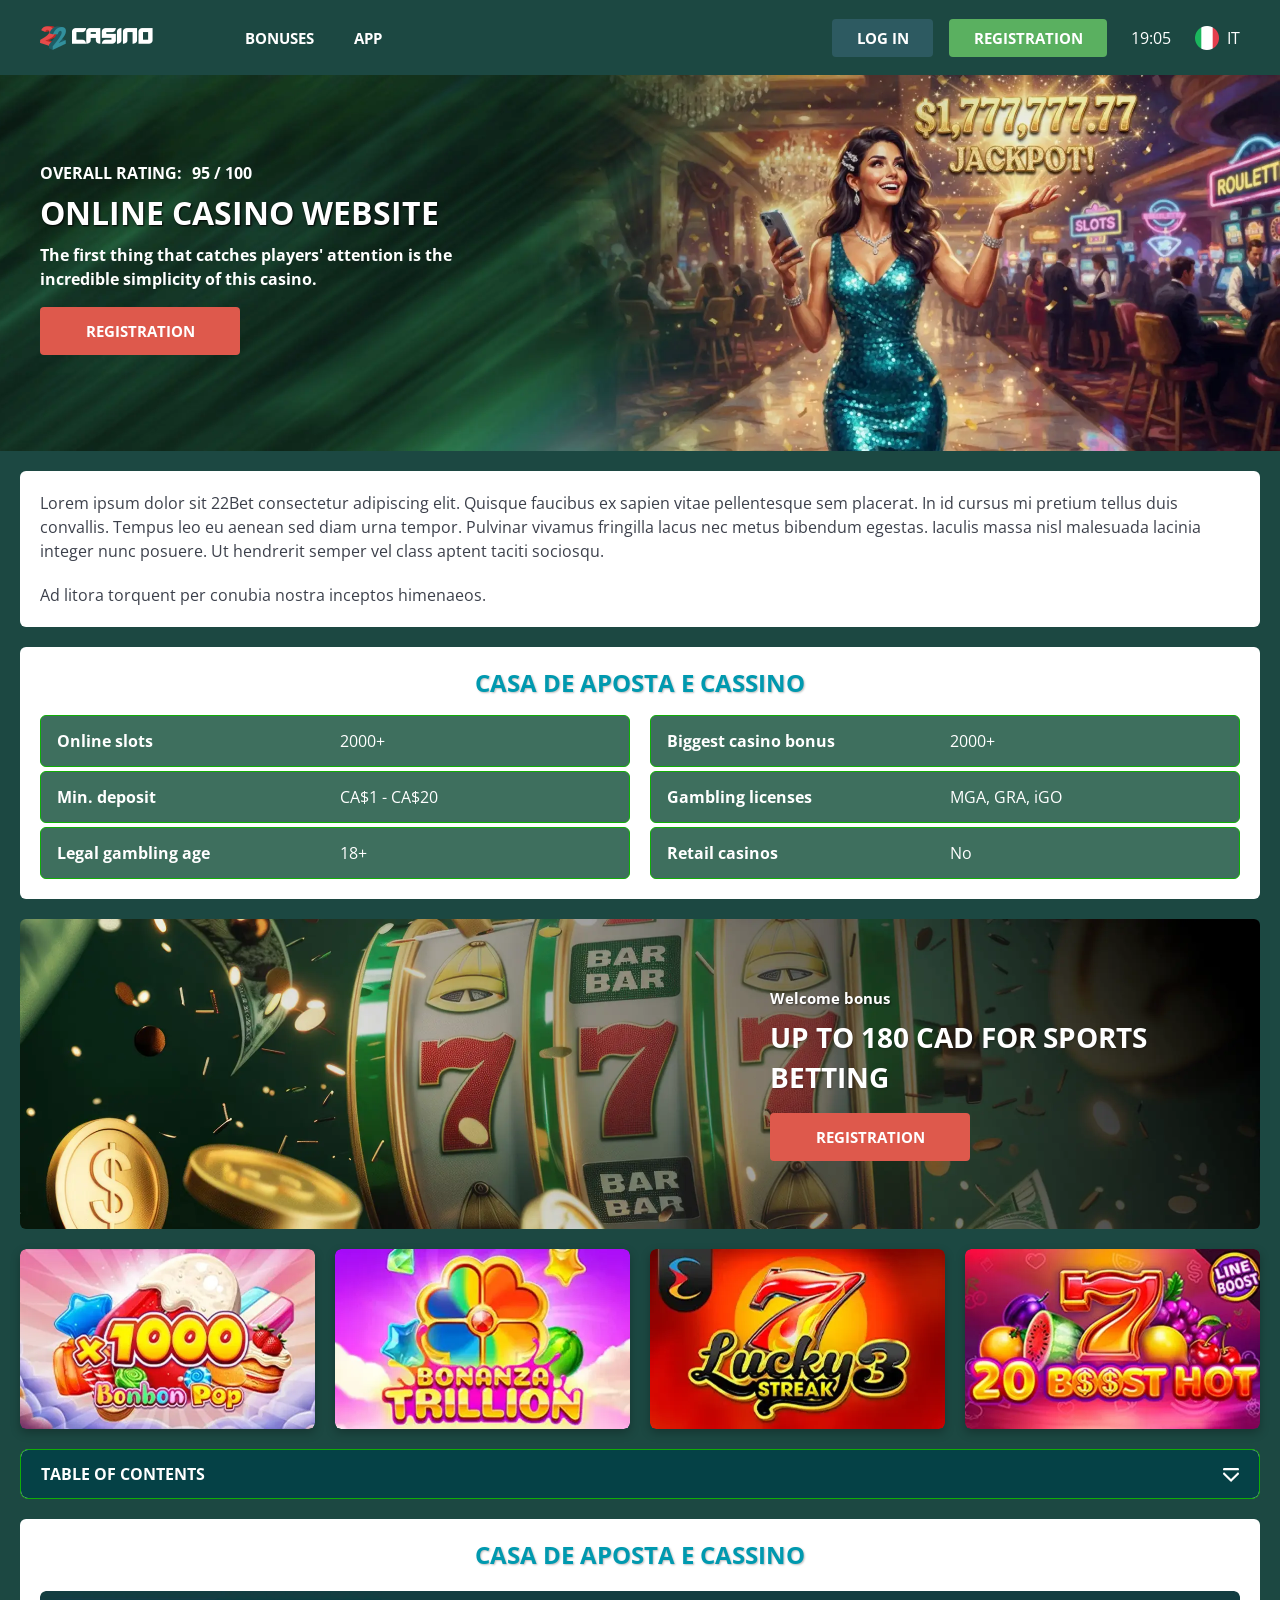
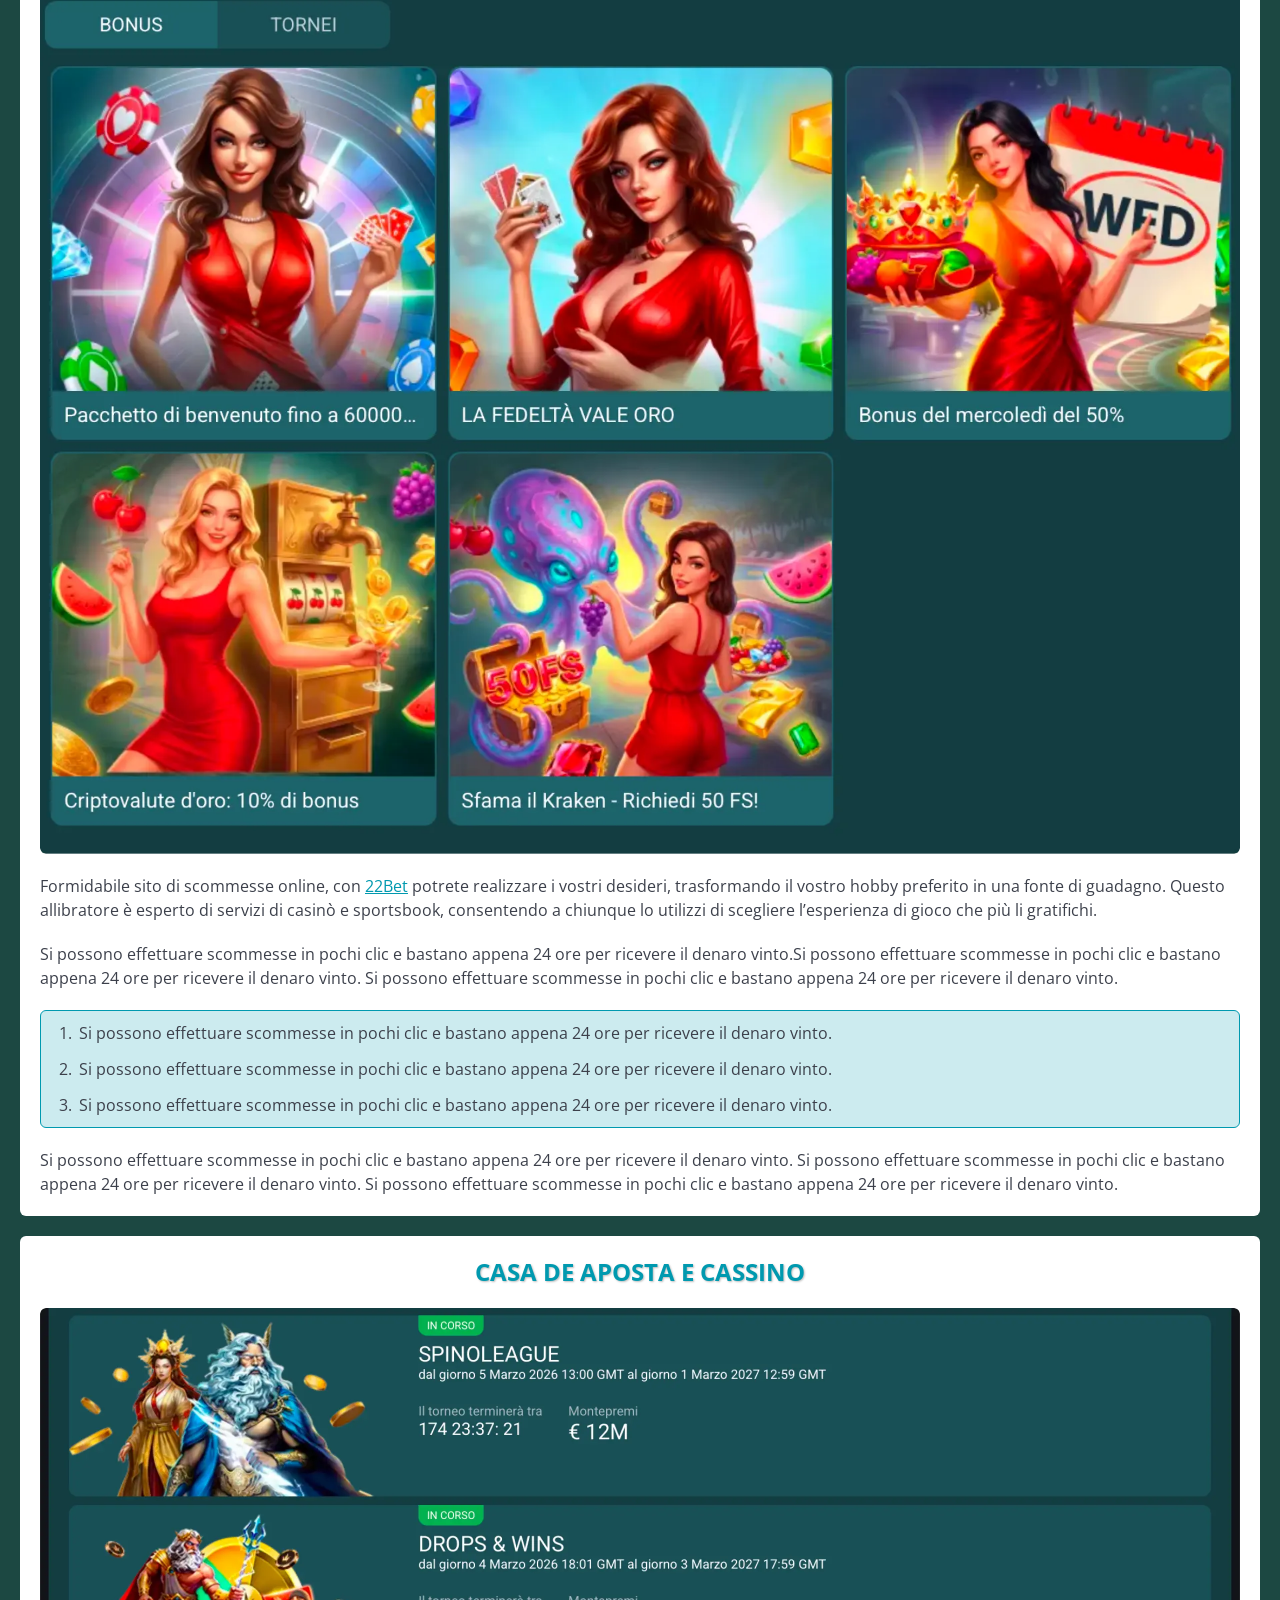
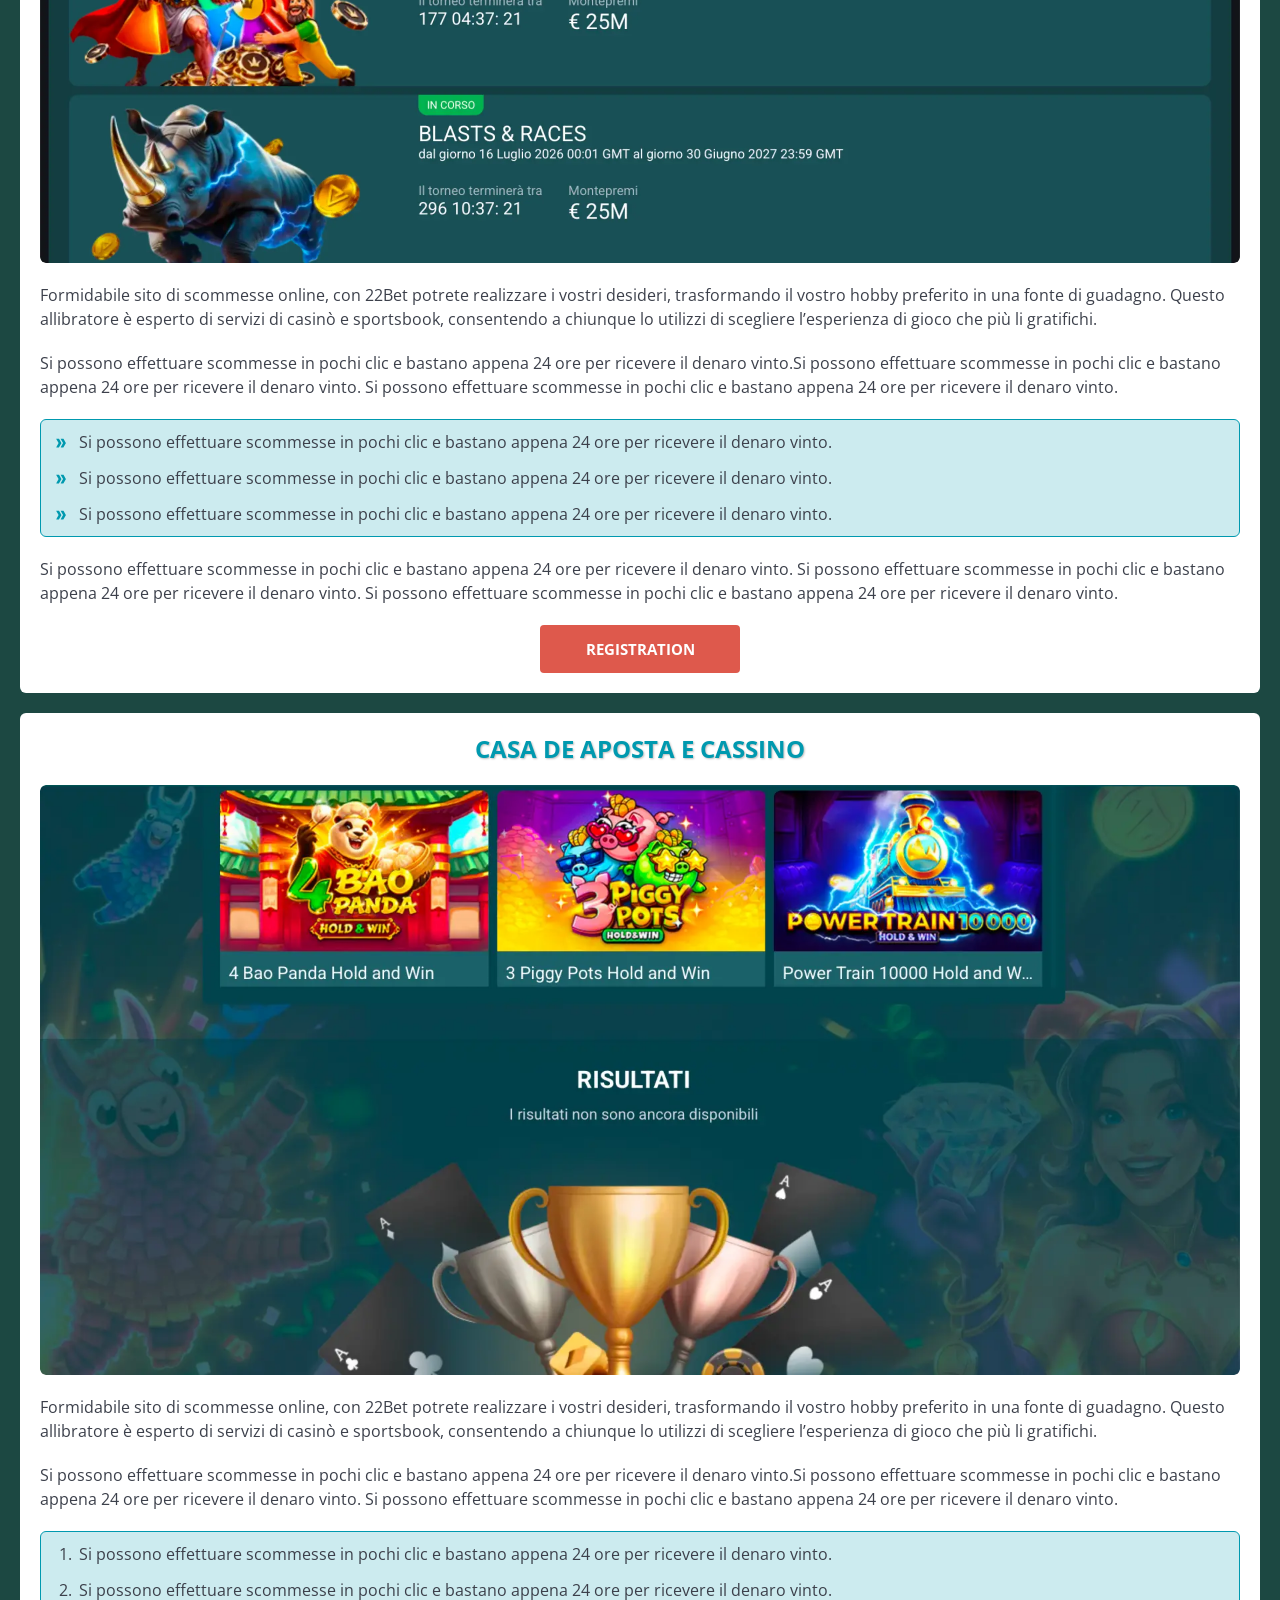
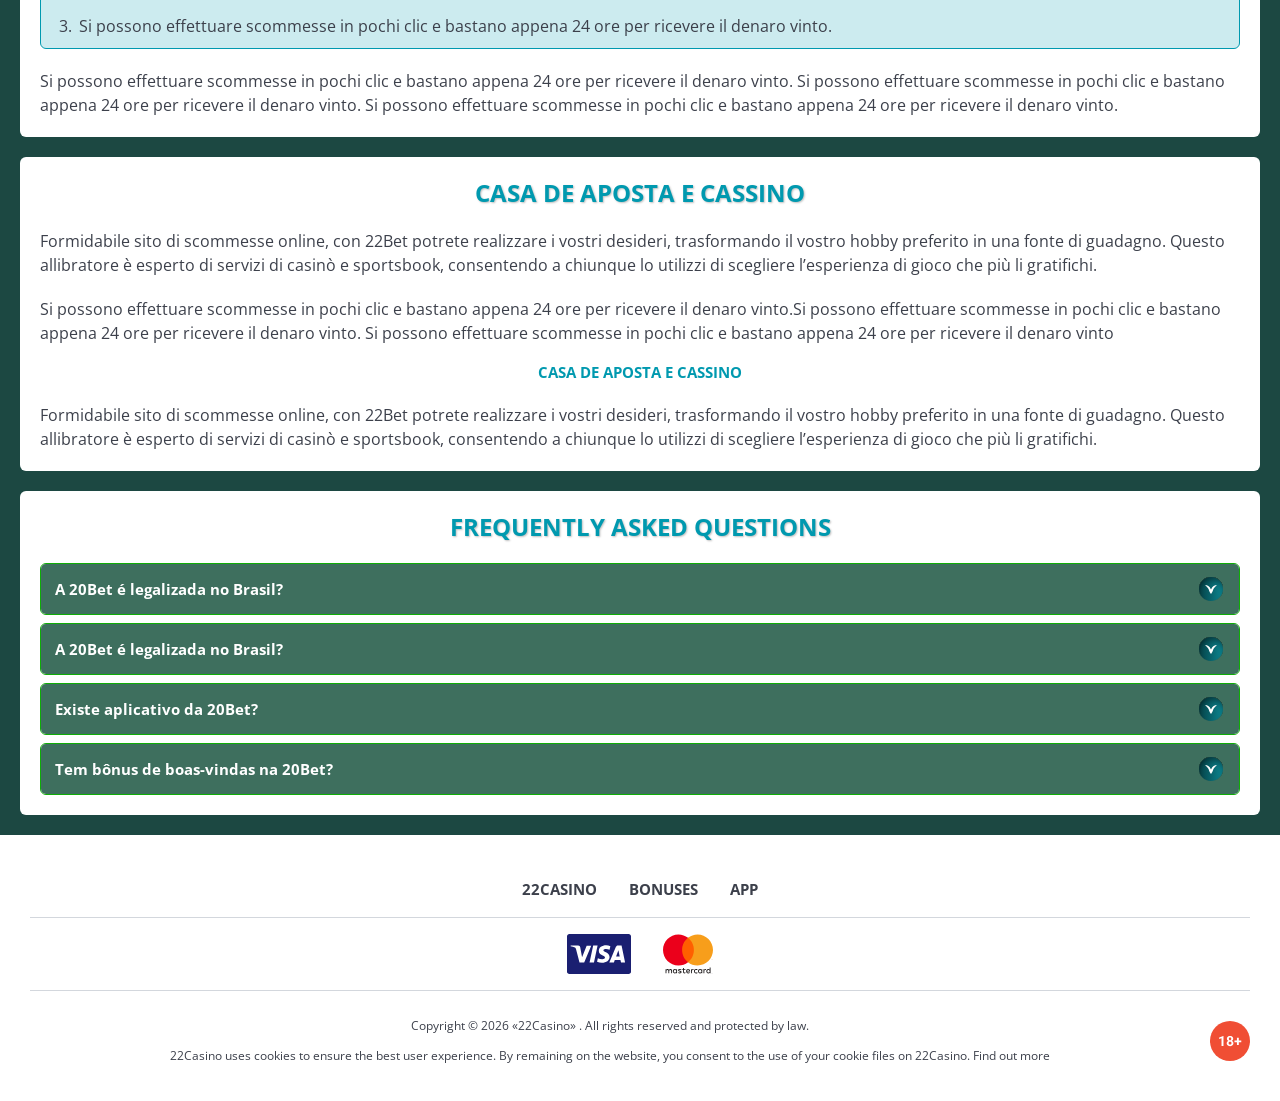
<file: index.html>
<!DOCTYPE html>
<html lang="it">
  <head>
    <meta charset="UTF-8" />
   
    <meta name="viewport" content="width=device-width, initial-scale=1.0" />
    <title>22Bet </title>
    <meta name="description" content />
    <meta property="og:site_name" content />
    <meta property="og:title" content />
    <meta property="og:type" content="website" />
    <meta property="og:url" content />
    <meta property="og:image" content />
    <meta property="og:image:alt" content />
    <meta property="og:locale" content="it" />
    <meta property="og:description" content />
    <link rel="preconnect" href="https://fonts.googleapis.com" />
    <link rel="preconnect" href="https://fonts.gstatic.com" crossorigin="anonymous" />
   <link href="https://fonts.googleapis.com/css2?family=Open+Sans:ital,wght@0,300..800;1,300..800&display=swap" rel="stylesheet">
<link href="https://fonts.googleapis.com/css?family=Roboto+Condensed&display=swap" rel="stylesheet">

   <link rel="stylesheet" href="./css/reset.css" />
    <link rel="stylesheet" href="./css/main.css" />
    <link rel="stylesheet" href="./css/media.css"/>
    <link rel="icon" href="./images/Group.png" type="image/x-icon"/>
    <script
    src="https://code.jquery.com/jquery-3.6.1.min.js"
    integrity="sha256-o88AwQnZB+VDvE9tvIXrMQaPlFFSUTR+nldQm1LuPXQ="
    crossorigin="anonymous"
  ></script>
  </head>
  <body>
    <header class="header">
      <section class="content header__content">
        <a href="./index.html" class="logo header__logo"
          ><img src="./images/logo.png" alt="logo" title
        /></a>
        <button class="header__btn-menu" >
          <svg width="16px" height="16px" viewBox="0 0 16 16" xmlns="http://www.w3.org/2000/svg">
              <rect y="0" width="16" height="3" rx="1.5"></rect>
              <rect y="6.5" width="16" height="3" rx="1.5"></rect>
              <rect y="13" width="16" height="3" rx="1.5"></rect>
            </svg>
        </button>

          <nav class="menu header__menu">
            <ul class="header__menu-list">
                
              <li >
                 <a href="./bonus.html" >
                Bonuses
              </a>
             
              
            </li>
              <li>
                <a href="./app.html">
                 App
                </a>
              </li>
           
             
            </ul>
            <div class="header__button header__button-menu " >
              <a href="#" class="button  button__login-menu">log in</a>
              <a href="#" class="button button__menu">registration</a>
            </div>
           
          </nav>
            <a href="#" class="button button__login">log in</a>
            <a href="#" class="button button__singup">registration</a>
            <div id="clock" class="header__time">00:00</div>
            <a href="#" class="header__flag">
                <span><img src="./images/flag.png" alt="flag" title /></span>
                <span>it</span>
              </a>
      </section>
    </header>
     <main class="main home main-page">
        <section class=" hero hero__page">
           
            <div class="background">
              <img src="./images/main/bg-main.webp" alt="hero" title />
              
            </div>
            <div class="hero__wrapper">
              <div class="hero__data">
                <div class="hero__rating" >
                  <p>Overall Rating:</p>
                 
                  <span >
                    <span >95</span>
                  <span>/</span> 
                  <span >100</span>
                  
                  </span>
                </div>
                <h1 class="title general hero__title">
                 Online Casino Website
                </h1>
                <p class="hero__text">The first thing that catches players' attention is the incredible simplicity of this casino.</p>
                <a href="#" class="button  hero__button">Registration</a>
               
              </div>
             
            </div>
          </section>
      <section class="main__wrap main__wrap-page">
       
       <section class="content__wrapper content__wrapper-page">

         
        
       
          <section class="content article">
            <p>
             Lorem ipsum dolor sit 22Bet consectetur adipiscing elit. Quisque faucibus ex sapien vitae pellentesque sem placerat. In id cursus mi pretium tellus duis convallis. Tempus leo eu aenean sed diam urna tempor. Pulvinar vivamus fringilla lacus nec metus bibendum egestas. Iaculis massa nisl malesuada lacinia integer nunc posuere. Ut hendrerit semper vel class aptent taciti sociosqu.
            </p>
            <p>
             Ad litora torquent per conubia nostra inceptos himenaeos.
            </p>
          </section>
      <section class="content features">
            <h2 class="title high features__title">Casa de Aposta e Cassino</h2>
           
              <table class="features__table">
               <tbody class="features__group">
                 
                   <tr>
                   <td>Online slots</td>
                   <td>2000+</td>
                  </tr>
                  <tr>
                   <td>Biggest casino bonus</td>
                   <td>2000+</td>
                  </tr>
                  <tr>
                   <td>Min. deposit</td>
                   <td>CA$1 - CA$20</td>
                  </tr>
              
                     <tr>
                     <td>Gambling licenses</td>
                     <td>MGA, GRA, iGO</td>
                   </tr>
                   <tr>
                     <td>Legal gambling age</td>
                     <td>18+</td>
                   </tr>
                   <tr>
                     <td>Retail casinos</td>
                     <td>No</td>
                   </tr>
                
               </tbody>
             </table>
            
         
           </section>  

        
             
             <section class="content banner banner-main">
            <div class="background ">
              
              <img src="./images/main/banner-main.webp" alt="banner" title />
              
            </div>
            <div class="banner__info">
                <p class="banner__subtitle">Welcome bonus</p>
              <h2 class="title high banner__title-main">
             up to 180 CAD
for sports betting
              </h2>
          
              <a href="#" class="button banner__button">Registration</a>
            </div>
          </section>
          
           <section class="content casino">
           
              <ul class="casino__list ">
                <li class="casino__item">
                    <a href="#"><div class="casino__wrapper">
                      <img class="casino__img" src="./images/main/card-main1.webp" alt="" title>
                    <div class="casino__hover casino__hover-live">
                        
                        <div class="casino-box">
                            
                        <span href="#" class="button  casino__buttons">Play now</span>
                        </div>
                    </div>
                    </div>
                    </a>
                </li>
                <li class="casino__item">
                  <a href="#"><div class="casino__wrapper">
                      <img class="casino__img" src="./images/main/card-main2.webp" alt="" title>
                    <div class="casino__hover casino__hover-live">
                        
                        <div class="casino-box">
                            
                        <span href="#" class="button  casino__buttons">Play now</span>
                        </div>
                    </div>
                    </div>
                    </a>
              </li>
              <li class="casino__item">
              <a href="#"><div class="casino__wrapper">
                      <img class="casino__img" src="./images/main/card-main3.webp" alt="" title>
                    <div class="casino__hover casino__hover-live">
                        
                        <div class="casino-box">
                            
                        <span href="#" class="button  casino__buttons">Play now</span>
                        </div>
                    </div>
                    </div>
                    </a>
            </li>
             <li class="casino__item">
                <a href="#"><div class="casino__wrapper">
                      <img class="casino__img" src="./images/main/card-main4.webp" alt="" title>
                    <div class="casino__hover casino__hover-live">
                        
                        <div class="casino-box">
                            
                        <span href="#" class="button  casino__buttons">Play now</span>
                        </div>
                    </div>
                    </div>
                    </a>
            </li>
        

              </ul>
         </section>
              <section class="content menu-review__content">
              

            
                <div class="menu__review-desk menu__review-content">Table of Contents</div>
                <ul class="menu__review menu__review-list">
                  <li><a href="#">Lorem ipsum dolor sit</a></li>
                    <li><a href="#">Amet consectetur adipiscing</a></li>
                      <li><a href="#">Quisque faucibus ex sapien vitae</a></li>
                        <li><a href="#">Ut hendrerit sempero</a></li>
                          <li><a href="#">Pulvinar vivamus fringilla</a></li>
                           <li><a href="#">Ad litora torquent per conubia</a></li>
                         
                          
                </ul>
             
          
          </section>
          
        
          <section class="content article">
            <h2 class="title high article__title">Casa de Aposta e Cassino</h2>
             <div class="images">
              <img src="./images/main/image1-main.webp" alt="banner" title />
            </div>
            <p>
             Formidabile sito di scommesse online, con <a href="#">22Bet</a> potrete realizzare i vostri desideri, trasformando il vostro hobby preferito in una fonte di guadagno. Questo allibratore è esperto di servizi di casinò e sportsbook, consentendo a chiunque lo utilizzi di scegliere l’esperienza di gioco che più li gratifichi.
            </p>
            <p>
             Si possono effettuare scommesse in pochi clic e bastano appena 24 ore per ricevere il denaro vinto.Si possono effettuare scommesse in pochi clic e bastano appena 24 ore per ricevere il denaro vinto. Si possono effettuare scommesse in pochi clic e bastano appena 24 ore per ricevere il denaro vinto.
            </p>
           <ol>
              <li>Si possono effettuare scommesse in pochi clic e bastano appena 24 ore per ricevere il denaro vinto.</li>
              <li>Si possono effettuare scommesse in pochi clic e bastano appena 24 ore per ricevere il denaro vinto.</li>
              <li>Si possono effettuare scommesse in pochi clic e bastano appena 24 ore per ricevere il denaro vinto.</li>
            </ol>
            <p>Si possono effettuare scommesse in pochi clic e bastano appena 24 ore per ricevere il denaro vinto. Si possono effettuare scommesse in pochi clic e bastano appena 24 ore per ricevere il denaro vinto. Si possono effettuare scommesse in pochi clic e bastano appena 24 ore per ricevere il denaro vinto.</p>
          </section>
           <section class="content article">
            <h2 class="title high article__title">Casa de Aposta e Cassino</h2>
             <div class="images">
              <img src="./images/main/image2-main.webp" alt="banner" title />
            </div>
            <p>
             Formidabile sito di scommesse online, con 22Bet potrete realizzare i vostri desideri, trasformando il vostro hobby preferito in una fonte di guadagno. Questo allibratore è esperto di servizi di casinò e sportsbook, consentendo a chiunque lo utilizzi di scegliere l’esperienza di gioco che più li gratifichi.
            </p>
            <p>
             Si possono effettuare scommesse in pochi clic e bastano appena 24 ore per ricevere il denaro vinto.Si possono effettuare scommesse in pochi clic e bastano appena 24 ore per ricevere il denaro vinto. Si possono effettuare scommesse in pochi clic e bastano appena 24 ore per ricevere il denaro vinto.
            </p>
           <ul>
              <li>Si possono effettuare scommesse in pochi clic e bastano appena 24 ore per ricevere il denaro vinto.</li>
              <li>Si possono effettuare scommesse in pochi clic e bastano appena 24 ore per ricevere il denaro vinto.</li>
              <li>Si possono effettuare scommesse in pochi clic e bastano appena 24 ore per ricevere il denaro vinto.</li>
            </ul>
            <p>Si possono effettuare scommesse in pochi clic e bastano appena 24 ore per ricevere il denaro vinto. Si possono effettuare scommesse in pochi clic e bastano appena 24 ore per ricevere il denaro vinto. Si possono effettuare scommesse in pochi clic e bastano appena 24 ore per ricevere il denaro vinto.</p>
         <a href="#" class="button">Registration</a>
          </section>
           <section class="content article">
            <h2 class="title high article__title">Casa de Aposta e Cassino</h2>
             <div class="images">
              <img src="./images/main/image3-main.webp" alt="banner" title />
            </div>
            <p>
             Formidabile sito di scommesse online, con 22Bet potrete realizzare i vostri desideri, trasformando il vostro hobby preferito in una fonte di guadagno. Questo allibratore è esperto di servizi di casinò e sportsbook, consentendo a chiunque lo utilizzi di scegliere l’esperienza di gioco che più li gratifichi.
            </p>
            <p>
             Si possono effettuare scommesse in pochi clic e bastano appena 24 ore per ricevere il denaro vinto.Si possono effettuare scommesse in pochi clic e bastano appena 24 ore per ricevere il denaro vinto. Si possono effettuare scommesse in pochi clic e bastano appena 24 ore per ricevere il denaro vinto.
            </p>
           <ol>
              <li>Si possono effettuare scommesse in pochi clic e bastano appena 24 ore per ricevere il denaro vinto.</li>
              <li>Si possono effettuare scommesse in pochi clic e bastano appena 24 ore per ricevere il denaro vinto.</li>
              <li>Si possono effettuare scommesse in pochi clic e bastano appena 24 ore per ricevere il denaro vinto.</li>
            </ol>
            <p>Si possono effettuare scommesse in pochi clic e bastano appena 24 ore per ricevere il denaro vinto. Si possono effettuare scommesse in pochi clic e bastano appena 24 ore per ricevere il denaro vinto. Si possono effettuare scommesse in pochi clic e bastano appena 24 ore per ricevere il denaro vinto.</p>
          </section>
           <section class="content article">
            <h2 class="title high article__title">Casa de Aposta e Cassino</h2>
            <p>Formidabile sito di scommesse online, con 22Bet potrete realizzare i vostri desideri, trasformando il vostro hobby preferito in una fonte di guadagno. Questo allibratore è esperto di servizi di casinò e sportsbook, consentendo a chiunque lo utilizzi di scegliere l’esperienza di gioco che più li gratifichi.</p>
            <p>Si possono effettuare scommesse in pochi clic e bastano appena 24 ore per ricevere il denaro vinto.Si possono effettuare scommesse in pochi clic e bastano appena 24 ore per ricevere il denaro vinto. Si possono effettuare scommesse in pochi clic e bastano appena 24 ore per ricevere il denaro vinto</p>
            <h3>Casa de Aposta e Cassino</h3>
            <p>Formidabile sito di scommesse online, con 22Bet potrete realizzare i vostri desideri, trasformando il vostro hobby preferito in una fonte di guadagno. Questo allibratore è esperto di servizi di casinò e sportsbook, consentendo a chiunque lo utilizzi di scegliere l’esperienza di gioco che più li gratifichi.</p>
           </section>

          <section class="content faq">
            <h2 class="title high faq__title">Frequently Asked Questions</h2>
            <ol class="faq__list " >
              <li class="faq__item"  >
                <h3 class="title medium faq__subtitle js-button-expander js-button-expander--faq"  >A 20Bet é legalizada no Brasil?
                 </h3>
                <div  class="faq__answer js-expand-content js-expand-content--faq" >
                  <p  >
                    Sim, a casa de apostas tem licença emitida por Curaçao, que é reconhecida no Brasil e a permite atuar por aqui.
                  </p>
                </div>
              </li>
              <li class="faq__item"  >
                <h3 class="title medium faq__subtitle js-button-expander js-button-expander--faq"  >A 20Bet é legalizada no Brasil?</h3>
                <div class="faq__answer js-expand-content js-expand-content--faq" >
                  <p  >
                    Sim, a casa de apostas tem licença emitida por Curaçao, que é reconhecida no Brasil e a permite atuar por aqui.
                  </p>
                </div>
              </li> 
              <li class="faq__item"  >
                <h3 class="title medium faq__subtitle js-button-expander js-button-expander--faq"  >Existe aplicativo da 20Bet?</h3>
                <div class="faq__answer js-expand-content js-expand-content--faq" >
                  <p  >
                   Sim, disponível para sistemas operacionais iOS e Android.
                  </p>
                </div>
              </li> 
              <li class="faq__item"  >
                <h3 class="title medium faq__subtitle js-button-expander js-button-expander--faq"  >Tem bônus de boas-vindas na 20Bet?</h3>
                <div class="faq__answer js-expand-content js-expand-content--faq" >
                  <p  >
                   O pacote especial para novos usuários da 20Bet paga 100% sobre o primeiro depósito, com limite de 600 BRL.
                  </p>
                </div>
              </li> 
             
            </ol>
          </section>
          
        </section> 
      
        <div class=""  onclick="scrollToTop()">
          <button class="main__arrow" id="scrollToTopBtn"></button>
        </div> 
        
      </section>
    </main> 
     <footer class=" footer ">
      <section class="content footer__content">
        <ul class="footer__menu">
         <li><a href="/">22casino</a></li>
         <li><a href="./bonus.html">Bonuses</a></li>
         <li><a href="./app.html">App</a></li>
        
        </ul>
          <ul class="footer__cards-list">
           
            <li>
              <a href="#"
                ><img src="./images/footer-img1.svg" alt="card" title
              /></a>
            </li>
           <li>
              <a href="#"
                ><img src="./images/footer-img2.svg" alt="card" title
              /></a>
            </li> 
          </ul>
       
        <div class="footer__wrapp">
          <div class="footer__text">
           
            <p>Copyright &copy; 2026 «22Casino» . All rights reserved and protected by law.
</p>
<p>22Casino uses cookies to ensure the best user experience. By remaining on the website, you consent to the use of your cookie files on 22Casino. Find out more</p>
           
          </div>
         <div class="footer__box">
           <div class="footer__age">
          <img src="./images/age.svg" alt="" title>
          </div>
         
         </div>
        </div>
      
      </section>
    </footer>
    <script src="./js/arrowUp.js" defer></script>
    <script src="./js/sidebar.js" defer></script>
    <script src="./js/expander.js" defer></script>
    <script src="./js/mobile-menu.js" defer></script>
    <script src="./js/clock.js" defer></script>
  </body>
</html>
</file>
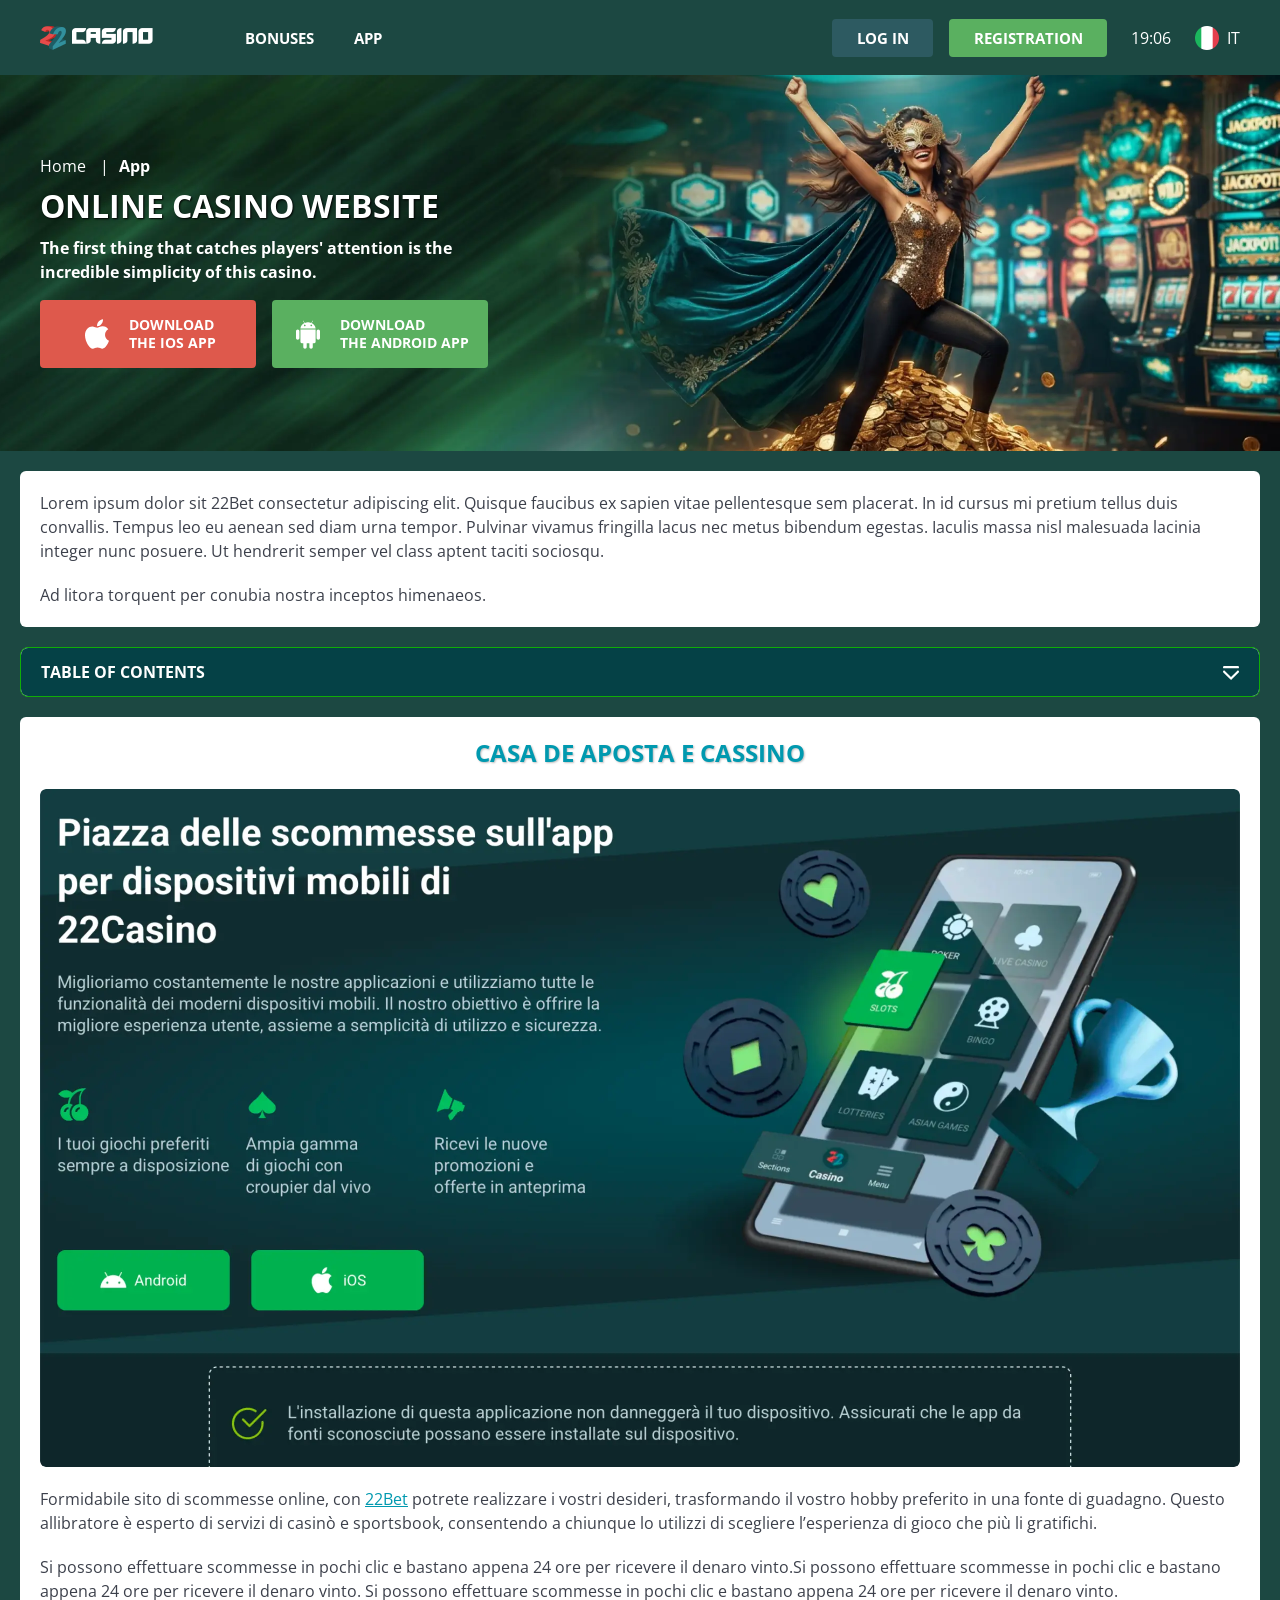
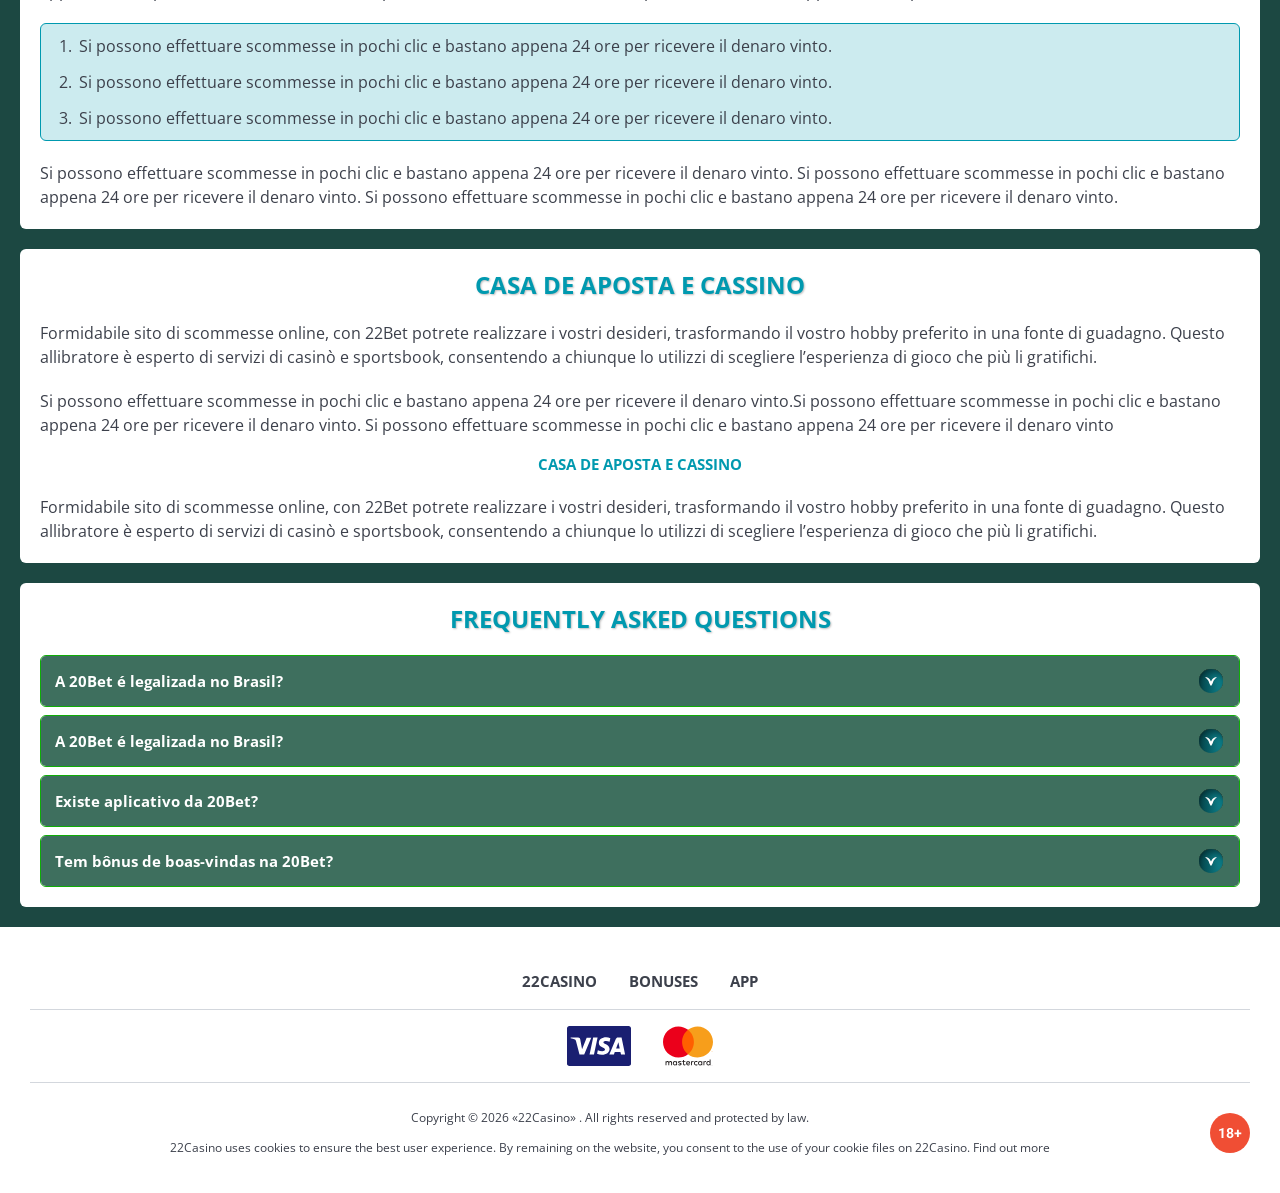
<file: app.html>
<!DOCTYPE html>
<html lang="it">
  <head>
    <meta charset="UTF-8" />
   
    <meta name="viewport" content="width=device-width, initial-scale=1.0" />
    <title>22Bet </title>
    <meta name="description" content />
    <meta property="og:site_name" content />
    <meta property="og:title" content />
    <meta property="og:type" content="website" />
    <meta property="og:url" content />
    <meta property="og:image" content />
    <meta property="og:image:alt" content />
    <meta property="og:locale" content="it" />
    <meta property="og:description" content />
    <link rel="preconnect" href="https://fonts.googleapis.com" />
    <link rel="preconnect" href="https://fonts.gstatic.com" crossorigin="anonymous" />
   <link href="https://fonts.googleapis.com/css2?family=Open+Sans:ital,wght@0,300..800;1,300..800&display=swap" rel="stylesheet">
<link href="https://fonts.googleapis.com/css?family=Roboto+Condensed&display=swap" rel="stylesheet">

   <link rel="stylesheet" href="./css/reset.css" />
    <link rel="stylesheet" href="./css/main.css" />
    <link rel="stylesheet" href="./css/media.css"/>
    <link rel="icon" href="./images/Group.png" type="image/x-icon"/>
    <script
    src="https://code.jquery.com/jquery-3.6.1.min.js"
    integrity="sha256-o88AwQnZB+VDvE9tvIXrMQaPlFFSUTR+nldQm1LuPXQ="
    crossorigin="anonymous"
  ></script>
  </head>
  <body>
    <header class="header">
      <section class="content header__content">
        <a href="./index.html" class="logo header__logo"
          ><img src="./images/logo.png" alt="logo" title
        /></a>
        <button class="header__btn-menu" >
          <svg width="16px" height="16px" viewBox="0 0 16 16" xmlns="http://www.w3.org/2000/svg">
              <rect y="0" width="16" height="3" rx="1.5"></rect>
              <rect y="6.5" width="16" height="3" rx="1.5"></rect>
              <rect y="13" width="16" height="3" rx="1.5"></rect>
            </svg>
        </button>

          <nav class="menu header__menu">
        <ul class="header__menu-list">
                
              <li >
                 <a href="./bonus.html" >
                Bonuses
              </a>
             
              
            </li>
              <li>
                <a href="./app.html">
                 App
                </a>
              </li>
           
             
            </ul>
            <div class="header__button header__button-menu " >
              <a href="#" class="button  button__login-menu">log in</a>
              <a href="#" class="button button__menu">registration</a>
            </div>
           
          </nav>
            <a href="#" class="button button__login">log in</a>
            <a href="#" class="button button__singup">registration</a>
            <div id="clock" class="header__time">00:00</div>
            <a href="#" class="header__flag">
                <span><img src="./images/flag.png" alt="flag" title /></span>
                <span>it</span>
              </a>
      </section>
    </header>
     <main class="main home main-page">
        <section class=" hero hero__page">
           
            <div class="background background-page">
              <img src="./images/app/bg-app.webp" alt="hero" title />
              
            </div>
            <div class="hero__wrapper hero__wrapper-page">
              <div class="hero__data hero__data-bonus">
                <ul
                class="breadcrumbs "
                
              >
                <li
                  
                >
                  <a href="#" >
                    <span >Home</span></a
                  >
                 
                </li>
                <li
                  
                >
                  <a href="/" > <span >App</span></a>
                 
                </li>
              </ul>
                <h1 class="title general hero__title">
                  Online Casino Website
                </h1>
                 <p class="hero__text">The first thing that catches players' attention is the incredible simplicity of this casino.</p>
               
              <div class="banner__content banner__content-app">
             
                  <a href="#" class="banner__btn banner__btn-app">
                    <img src="./images/main/apple-app.svg" alt="icon" title>
                   Download  </br>
THE IOS APP
                  </a>
                  <a href="#" class="banner__btn banner__btn-android"
                    > <img src="./images/main/android-app.svg" alt="icon" title>Download  </br>
THE android APP</a
                  >
                </div>
              </div>
             
            </div>
          </section>
      <section class="main__wrap main__wrap-page">
       
       <section class="content__wrapper content__wrapper-page">

         
        
       
          <section class="content article">
            <p>
             Lorem ipsum dolor sit 22Bet consectetur adipiscing elit. Quisque faucibus ex sapien vitae pellentesque sem placerat. In id cursus mi pretium tellus duis convallis. Tempus leo eu aenean sed diam urna tempor. Pulvinar vivamus fringilla lacus nec metus bibendum egestas. Iaculis massa nisl malesuada lacinia integer nunc posuere. Ut hendrerit semper vel class aptent taciti sociosqu.
            </p>
            <p>
             Ad litora torquent per conubia nostra inceptos himenaeos.
            </p>
          </section>
         
       <section class="content menu-review__content">
              

            
                <div class="menu__review-desk menu__review-content">Table of Contents</div>
                <ul class="menu__review menu__review-list">
                  <li><a href="#">Lorem ipsum dolor sit</a></li>
                    <li><a href="#">Amet consectetur adipiscing</a></li>
                      <li><a href="#">Quisque faucibus ex sapien vitae</a></li>
                        <li><a href="#">Ut hendrerit sempero</a></li>
                          <li><a href="#">Pulvinar vivamus fringilla</a></li>
                           <li><a href="#">Ad litora torquent per conubia</a></li>
                         
                          
                </ul>
             
          
          </section>
        
          <section class="content article">
            <h2 class="title high article__title">Casa de Aposta e Cassino</h2>
             <div class="images">
              <img src="./images/app/image1-app.webp" alt="banner" title />
            </div>
            <p>
             Formidabile sito di scommesse online, con <a href="#">22Bet</a> potrete realizzare i vostri desideri, trasformando il vostro hobby preferito in una fonte di guadagno. Questo allibratore è esperto di servizi di casinò e sportsbook, consentendo a chiunque lo utilizzi di scegliere l’esperienza di gioco che più li gratifichi.
            </p>
            <p>
             Si possono effettuare scommesse in pochi clic e bastano appena 24 ore per ricevere il denaro vinto.Si possono effettuare scommesse in pochi clic e bastano appena 24 ore per ricevere il denaro vinto. Si possono effettuare scommesse in pochi clic e bastano appena 24 ore per ricevere il denaro vinto.
            </p>
           <ol>
              <li>Si possono effettuare scommesse in pochi clic e bastano appena 24 ore per ricevere il denaro vinto.</li>
              <li>Si possono effettuare scommesse in pochi clic e bastano appena 24 ore per ricevere il denaro vinto.</li>
              <li>Si possono effettuare scommesse in pochi clic e bastano appena 24 ore per ricevere il denaro vinto.</li>
            </ol>
            <p>Si possono effettuare scommesse in pochi clic e bastano appena 24 ore per ricevere il denaro vinto. Si possono effettuare scommesse in pochi clic e bastano appena 24 ore per ricevere il denaro vinto. Si possono effettuare scommesse in pochi clic e bastano appena 24 ore per ricevere il denaro vinto.</p>
          </section>
         
         
           <section class="content article">
            <h2 class="title high article__title">Casa de Aposta e Cassino</h2>
            <p>Formidabile sito di scommesse online, con 22Bet potrete realizzare i vostri desideri, trasformando il vostro hobby preferito in una fonte di guadagno. Questo allibratore è esperto di servizi di casinò e sportsbook, consentendo a chiunque lo utilizzi di scegliere l’esperienza di gioco che più li gratifichi.</p>
            <p>Si possono effettuare scommesse in pochi clic e bastano appena 24 ore per ricevere il denaro vinto.Si possono effettuare scommesse in pochi clic e bastano appena 24 ore per ricevere il denaro vinto. Si possono effettuare scommesse in pochi clic e bastano appena 24 ore per ricevere il denaro vinto</p>
            <h3>Casa de Aposta e Cassino</h3>
            <p>Formidabile sito di scommesse online, con 22Bet potrete realizzare i vostri desideri, trasformando il vostro hobby preferito in una fonte di guadagno. Questo allibratore è esperto di servizi di casinò e sportsbook, consentendo a chiunque lo utilizzi di scegliere l’esperienza di gioco che più li gratifichi.</p>
           </section>

          <section class="content faq">
            <h2 class="title high faq__title">Frequently Asked Questions</h2>
            <ul class="faq__list " >
              <li class="faq__item"  >
                <h3 class="title medium faq__subtitle js-button-expander js-button-expander--faq"  >A 20Bet é legalizada no Brasil?
                 </h3>
                <div  class="faq__answer js-expand-content js-expand-content--faq" >
                  <p  >
                    Sim, a casa de apostas tem licença emitida por Curaçao, que é reconhecida no Brasil e a permite atuar por aqui.
                  </p>
                </div>
              </li>
              <li class="faq__item"  >
                <h3 class="title medium faq__subtitle js-button-expander js-button-expander--faq"  >A 20Bet é legalizada no Brasil?</h3>
                <div class="faq__answer js-expand-content js-expand-content--faq" >
                  <p  >
                    Sim, a casa de apostas tem licença emitida por Curaçao, que é reconhecida no Brasil e a permite atuar por aqui.
                  </p>
                </div>
              </li> 
              <li class="faq__item"  >
                <h3 class="title medium faq__subtitle js-button-expander js-button-expander--faq"  >Existe aplicativo da 20Bet?</h3>
                <div class="faq__answer js-expand-content js-expand-content--faq" >
                  <p  >
                   Sim, disponível para sistemas operacionais iOS e Android.
                  </p>
                </div>
              </li> 
              <li class="faq__item"  >
                <h3 class="title medium faq__subtitle js-button-expander js-button-expander--faq"  >Tem bônus de boas-vindas na 20Bet?</h3>
                <div class="faq__answer js-expand-content js-expand-content--faq" >
                  <p  >
                   O pacote especial para novos usuários da 20Bet paga 100% sobre o primeiro depósito, com limite de 600 BRL.
                  </p>
                </div>
              </li> 
             
            </ul>
          </section>
          
        </section> 
      
        <div class=""  onclick="scrollToTop()">
          <button class="main__arrow" id="scrollToTopBtn"></button>
        </div> 
        
      </section>
    </main> 
  <footer class=" footer ">
      <section class="content footer__content">
        <ul class="footer__menu">
         <li><a href="/">22casino</a></li>
         <li><a href="./bonus.html">Bonuses</a></li>
         <li><a href="./app.html">App</a></li>
        
        </ul>
          <ul class="footer__cards-list">
           
            <li>
              <a href="#"
                ><img src="./images/footer-img1.svg" alt="card" title
              /></a>
            </li>
           <li>
              <a href="#"
                ><img src="./images/footer-img2.svg" alt="card" title
              /></a>
            </li> 
          </ul>
       
        <div class="footer__wrapp">
          <div class="footer__text">
           
            <p>Copyright &copy; 2026 «22Casino» . All rights reserved and protected by law.
</p>
<p>22Casino uses cookies to ensure the best user experience. By remaining on the website, you consent to the use of your cookie files on 22Casino. Find out more</p>
           
          </div>
         <div class="footer__box">
           <div class="footer__age">
          <img src="./images/age.svg" alt="" title>
          </div>
         
         </div>
        </div>
      
      </section>
    </footer>
    <script src="./js/arrowUp.js" defer></script>
    <script src="./js/sidebar.js" defer></script>
    <script src="./js/expander.js" defer></script>
    <script src="./js/mobile-menu.js" defer></script>
    <script src="./js/clock.js" defer></script>
  </body>
</html>
</file>
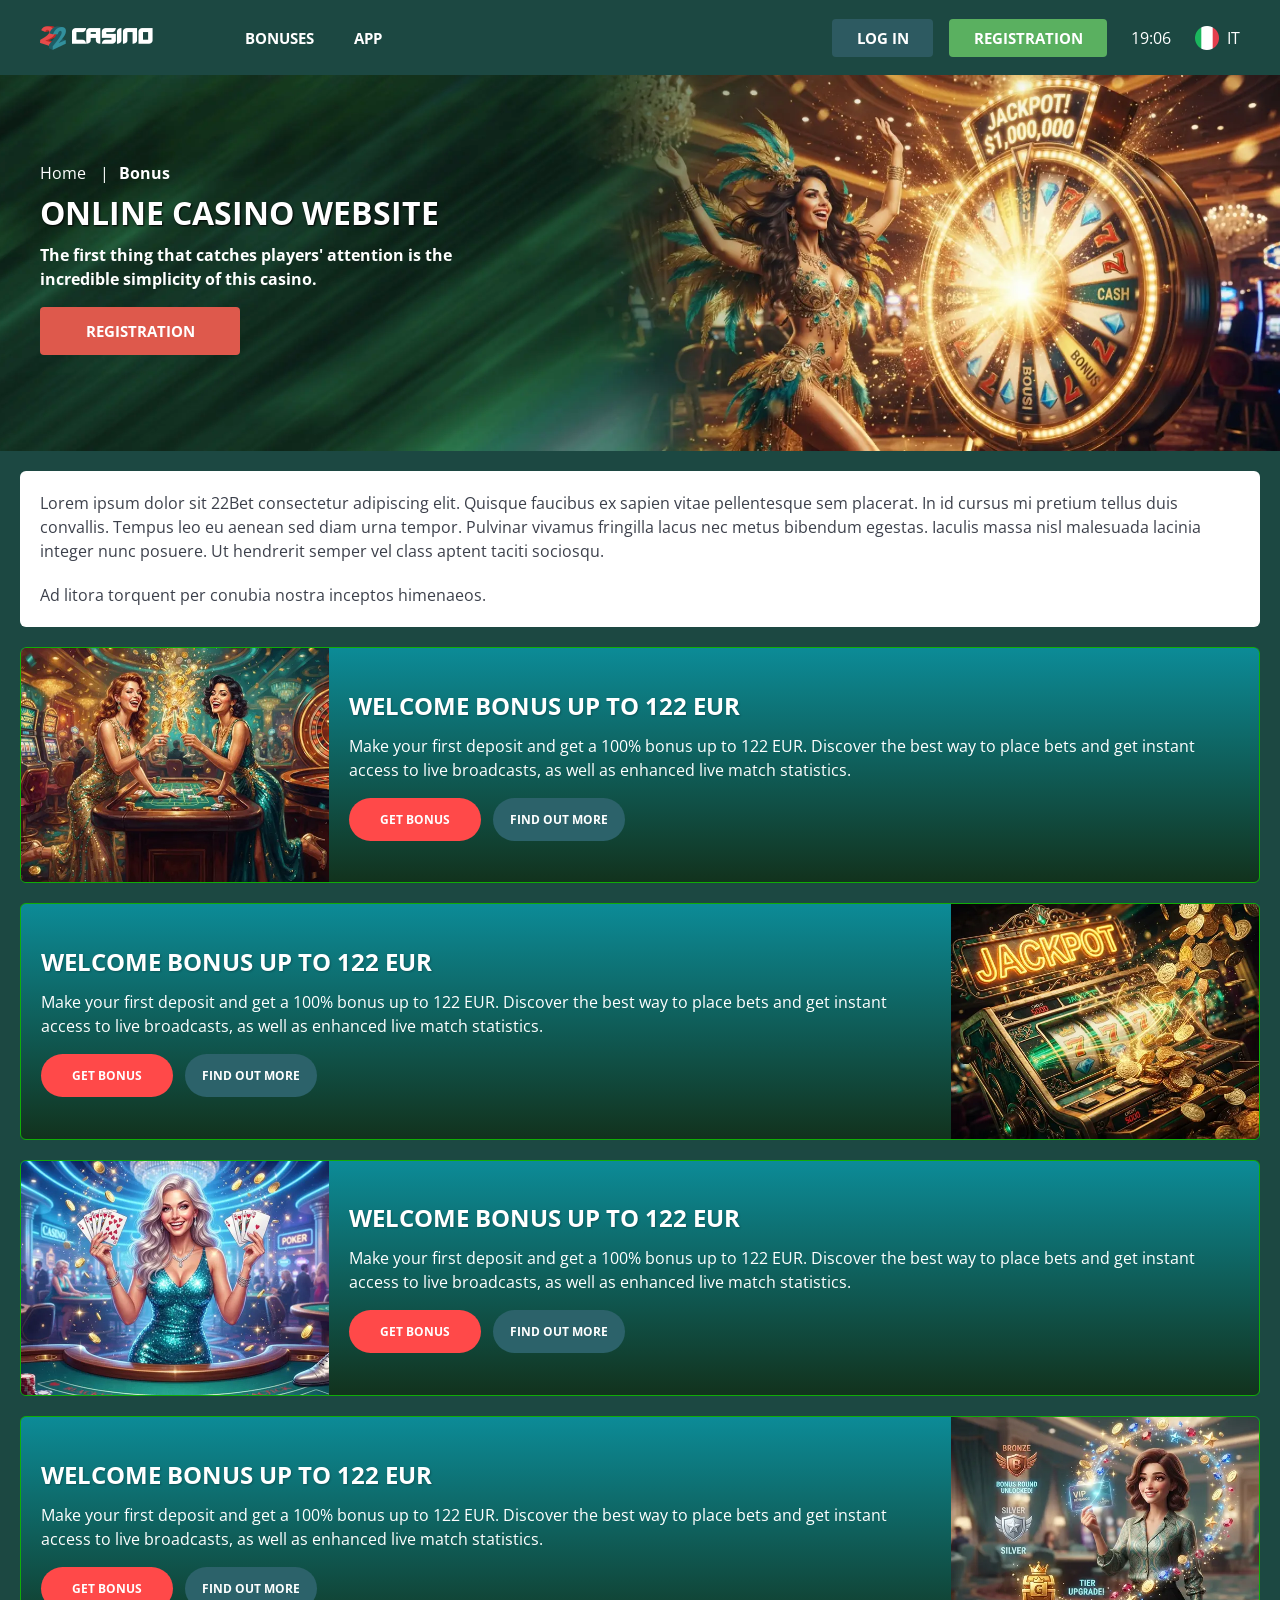
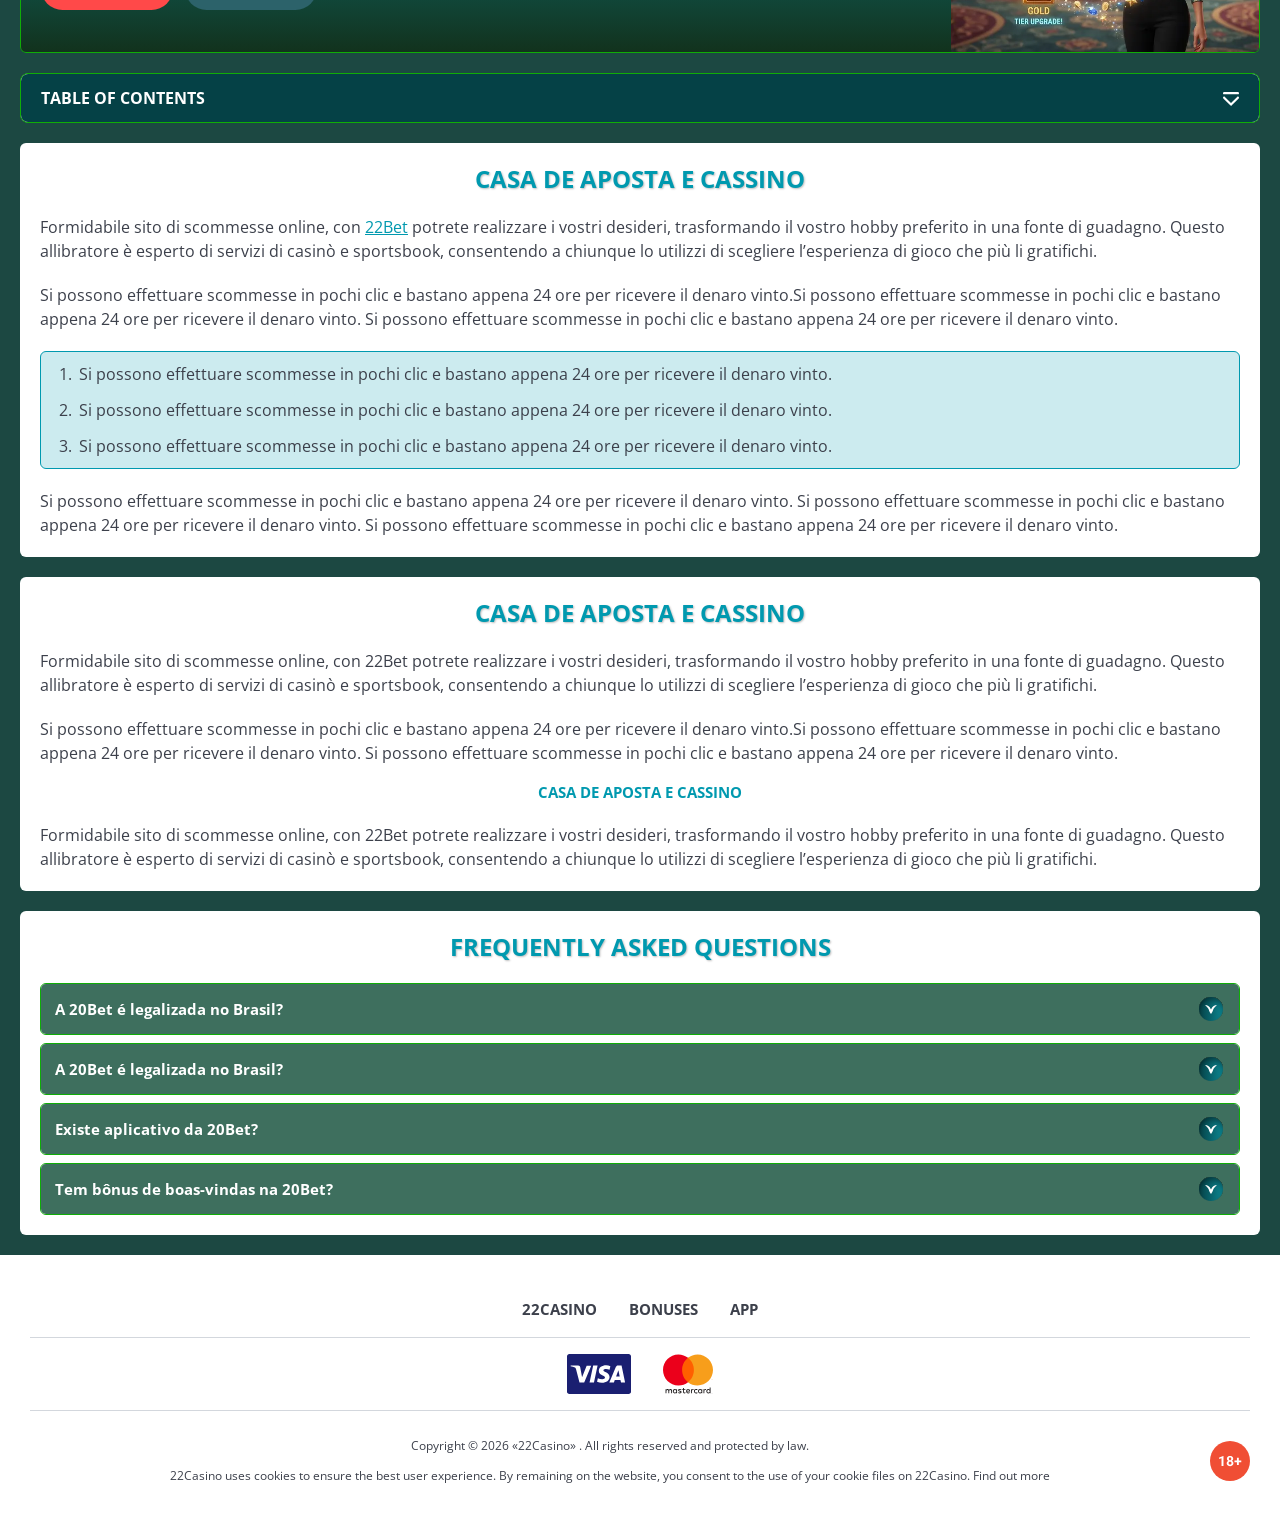
<file: bonus.html>
<!DOCTYPE html>
<html lang="it">
  <head>
    <meta charset="UTF-8" />
   
    <meta name="viewport" content="width=device-width, initial-scale=1.0" />
    <title>22Bet </title>
    <meta name="description" content />
    <meta property="og:site_name" content />
    <meta property="og:title" content />
    <meta property="og:type" content="website" />
    <meta property="og:url" content />
    <meta property="og:image" content />
    <meta property="og:image:alt" content />
    <meta property="og:locale" content="it" />
    <meta property="og:description" content />
    <link rel="preconnect" href="https://fonts.googleapis.com" />
    <link rel="preconnect" href="https://fonts.gstatic.com" crossorigin="anonymous" />
    
   <link href="https://fonts.googleapis.com/css2?family=Open+Sans:ital,wght@0,300..800;1,300..800&display=swap" rel="stylesheet">
<link href="https://fonts.googleapis.com/css?family=Roboto+Condensed&display=swap" rel="stylesheet">

    <link rel="stylesheet" href="./css/reset.css" />
    <link rel="stylesheet" href="./css/main.css" />
    <link rel="stylesheet" href="./css/media.css"/>
    <link rel="icon" href="./images/Group.png" type="image/x-icon"/>
    <script
    src="https://code.jquery.com/jquery-3.6.1.min.js"
    integrity="sha256-o88AwQnZB+VDvE9tvIXrMQaPlFFSUTR+nldQm1LuPXQ="
    crossorigin="anonymous"
  ></script>
  </head>
  <body>
  <header class="header">
      <section class="content header__content">
        <a href="./index.html" class="logo header__logo"
          ><img src="./images/logo.png" alt="logo" title
        /></a>
        <button class="header__btn-menu" >
          <svg width="16px" height="16px" viewBox="0 0 16 16" xmlns="http://www.w3.org/2000/svg">
              <rect y="0" width="16" height="3" rx="1.5"></rect>
              <rect y="6.5" width="16" height="3" rx="1.5"></rect>
              <rect y="13" width="16" height="3" rx="1.5"></rect>
            </svg>
        </button>

          <nav class="menu header__menu">
      <ul class="header__menu-list">
                
              <li >
                 <a href="./bonus.html" >
                Bonuses
              </a>
             
              
            </li>
              <li>
                <a href="./app.html">
                 App
                </a>
              </li>
           
             
            </ul>
            <div class="header__button header__button-menu " >
              <a href="#" class="button  button__login-menu">log in</a>
              <a href="#" class="button button__menu">registration</a>
            </div>
           
          </nav>
            <a href="#" class="button button__login">log in</a>
            <a href="#" class="button button__singup">registration</a>
            <div id="clock" class="header__time">00:00</div>
            <a href="#" class="header__flag">
                <span><img src="./images/flag.png" alt="flag" title /></span>
                <span>it</span>
              </a>
      </section>
    </header>
     <main class="main home main-page">
        <section class=" hero hero__page">
           
            <div class="background background-page">
              <img src="./images/bonus/bg-bonus.webp" alt="hero" title />
              
            </div>
            <div class="hero__wrapper hero__wrapper-page">
              <div class="hero__data hero__data-bonus">
                <ul
                class="breadcrumbs "
                
              >
                <li
                  
                >
                  <a href="/" >
                    <span >Home</span></a
                  >
                 
                </li>
                <li
                  
                >
                  <a href="#" > <span >Bonus</span></a>
                 
                </li>
              </ul>
                <h1 class="title general hero__title">
                  Online Casino Website
                </h1>
                 <p class="hero__text">The first thing that catches players' attention is the incredible simplicity of this casino.</p>
               
                <a href="#" class="button  hero__button ">Registration</a>
               
              </div>
             
            </div>
          </section>
      <section class="main__wrap main__wrap-page">
       
       <section class="content__wrapper content__wrapper-page">
        <section class="content article">
            <p>
             Lorem ipsum dolor sit 22Bet consectetur adipiscing elit. Quisque faucibus ex sapien vitae pellentesque sem placerat. In id cursus mi pretium tellus duis convallis. Tempus leo eu aenean sed diam urna tempor. Pulvinar vivamus fringilla lacus nec metus bibendum egestas. Iaculis massa nisl malesuada lacinia integer nunc posuere. Ut hendrerit semper vel class aptent taciti sociosqu.
            </p>
            <p>
             Ad litora torquent per conubia nostra inceptos himenaeos.
            </p>
          </section>
        
          <section class="content bonuses">
            <ul class="bonuses__list">
               <li class="  bonuses__item">
                 
                 <div class="images__wrap">
                   <div class=" bonuses__img">
                     <img src="./images/bonus/banner-bonus1.webp" alt="" title="">
                  </div>
               <div class="bonuses__desc">
                     <div class="wrap">
                        
                        <h2 class="title high bonuses__title">WELCOME BONUS UP TO 122 EUR</h2>
                        <div class="bonuses__text">
                       <p>Make your first deposit and get a 100% bonus up to 122 EUR. 
Discover the best way to place bets and get instant access to live broadcasts, as well as enhanced live match statistics.</p>   
                        </div>
                        
                     </div>
                     <div class="bonuses__buttons">
                       <a href="#" class="button bonuses__button">Get Bonus</a>
                         
                       <a href="#" class="button bonuses__button">Find out more</a>
                         
                   
                   </div>
                  </div>
                 </div>
                  
               </li>
               <li class="bonuses__item">
                 <div class="images__wrap">
                  <div class=" bonuses__img">
                     <img src="./images/bonus/banner-bonus2.webp" alt="" title="">
                  </div>
          <div class="bonuses__desc">
                     <div class="wrap">
                        
                        <h2 class="title high bonuses__title">WELCOME BONUS UP TO 122 EUR</h2>
                        <div class="bonuses__text">
                       <p>Make your first deposit and get a 100% bonus up to 122 EUR. 
Discover the best way to place bets and get instant access to live broadcasts, as well as enhanced live match statistics.</p>   
                        </div>
                        
                     </div>
                     <div class="bonuses__buttons">
                         <a href="#" class="button bonuses__button">Get Bonus</a>
                         
                       <a href="#" class="button bonuses__button">Find out more</a>
                         
                   </div>
                  </div>
                 </div>
               </li>
               <li class="bonuses__item">
                <div class="images__wrap">
                  <div class=" bonuses__img">
                     <img src="./images/bonus/banner-bonus3.webp" alt="" title="">
                  </div>
                  <div class="bonuses__desc">
                     <div class="wrap">
                        
                        <h2 class="title high bonuses__title">WELCOME BONUS UP TO 122 EUR</h2>
                        <div class="bonuses__text">
                       <p>Make your first deposit and get a 100% bonus up to 122 EUR. 
Discover the best way to place bets and get instant access to live broadcasts, as well as enhanced live match statistics.</p>   
                        </div>
                        
                     </div>
                     <div class="bonuses__buttons">
                      <a href="#" class="button bonuses__button">Get Bonus</a>
                         
                       <a href="#" class="button bonuses__button">Find out more</a>
                            
                   
                   </div>
                  </div>
                </div>
               </li>
                <li class="bonuses__item">
                <div class="images__wrap">
                  <div class=" bonuses__img">
                     <img src="./images/bonus/banner-bonus4.webp" alt="" title="">
                  </div>
                  <div class="bonuses__desc">
                     <div class="wrap">
                        
                        <h2 class="title high bonuses__title">WELCOME BONUS UP TO 122 EUR</h2>
                        <div class="bonuses__text">
                       <p>Make your first deposit and get a 100% bonus up to 122 EUR. 
Discover the best way to place bets and get instant access to live broadcasts, as well as enhanced live match statistics.</p>   
                        </div>
                        
                     </div>
                     <div class="bonuses__buttons">
                        <a href="#" class="button bonuses__button">Get Bonus</a>
                         
                       <a href="#" class="button bonuses__button">Find out more</a>
                         
                   </div>
                  </div>
                </div>
               </li>
                   
            </ul>
         </section>
            <section class="content menu-review__content">
              

            
                <div class="menu__review-desk menu__review-content">Table of Contents</div>
                <ul class="menu__review menu__review-list">
                  <li><a href="#">Lorem ipsum dolor sit</a></li>
                    <li><a href="#">Amet consectetur adipiscing</a></li>
                      <li><a href="#">Quisque faucibus ex sapien vitae</a></li>
                        <li><a href="#">Ut hendrerit sempero</a></li>
                          <li><a href="#">Pulvinar vivamus fringilla</a></li>
                           <li><a href="#">Ad litora torquent per conubia</a></li>
                         
                          
                </ul>
             
          
          </section>
         
         <section class="content article">
            <h2 class="title high article__title">Casa de Aposta e Cassino</h2>
            
            <p>
             Formidabile sito di scommesse online, con <a href="#">22Bet</a> potrete realizzare i vostri desideri, trasformando il vostro hobby preferito in una fonte di guadagno. Questo allibratore è esperto di servizi di casinò e sportsbook, consentendo a chiunque lo utilizzi di scegliere l’esperienza di gioco che più li gratifichi.
            </p>
            <p>
             Si possono effettuare scommesse in pochi clic e bastano appena 24 ore per ricevere il denaro vinto.Si possono effettuare scommesse in pochi clic e bastano appena 24 ore per ricevere il denaro vinto. Si possono effettuare scommesse in pochi clic e bastano appena 24 ore per ricevere il denaro vinto.
            </p>
           <ol>
              <li>Si possono effettuare scommesse in pochi clic e bastano appena 24 ore per ricevere il denaro vinto.</li>
              <li>Si possono effettuare scommesse in pochi clic e bastano appena 24 ore per ricevere il denaro vinto.</li>
              <li>Si possono effettuare scommesse in pochi clic e bastano appena 24 ore per ricevere il denaro vinto.</li>
            </ol>
            <p>Si possono effettuare scommesse in pochi clic e bastano appena 24 ore per ricevere il denaro vinto. Si possono effettuare scommesse in pochi clic e bastano appena 24 ore per ricevere il denaro vinto. Si possono effettuare scommesse in pochi clic e bastano appena 24 ore per ricevere il denaro vinto.</p>
          </section>
           <section class="content article">
            <h2 class="title high article__title">Casa de Aposta e Cassino</h2>
            
            <p>
             Formidabile sito di scommesse online, con 22Bet potrete realizzare i vostri desideri, trasformando il vostro hobby preferito in una fonte di guadagno. Questo allibratore è esperto di servizi di casinò e sportsbook, consentendo a chiunque lo utilizzi di scegliere l’esperienza di gioco che più li gratifichi.
            </p>
            <p>
             Si possono effettuare scommesse in pochi clic e bastano appena 24 ore per ricevere il denaro vinto.Si possono effettuare scommesse in pochi clic e bastano appena 24 ore per ricevere il denaro vinto. Si possono effettuare scommesse in pochi clic e bastano appena 24 ore per ricevere il denaro vinto.
            </p>
          
            <h3>Casa de Aposta e Cassino</h3>
            <p>Formidabile sito di scommesse online, con 22Bet potrete realizzare i vostri desideri, trasformando il vostro hobby preferito in una fonte di guadagno. Questo allibratore è esperto di servizi di casinò e sportsbook, consentendo a chiunque lo utilizzi di scegliere l’esperienza di gioco che più li gratifichi.</p>
          </section>
        
           <section class="content faq">
            <h2 class="title high faq__title">Frequently Asked Questions</h2>
            <ul class="faq__list " >
              <li class="faq__item"  >
                <h3 class="title medium faq__subtitle js-button-expander js-button-expander--faq"  >A 20Bet é legalizada no Brasil?
                 </h3>
                <div  class="faq__answer js-expand-content js-expand-content--faq" >
                  <p  >
                    Sim, a casa de apostas tem licença emitida por Curaçao, que é reconhecida no Brasil e a permite atuar por aqui.
                  </p>
                </div>
              </li>
              <li class="faq__item"  >
                <h3 class="title medium faq__subtitle js-button-expander js-button-expander--faq"  >A 20Bet é legalizada no Brasil?</h3>
                <div class="faq__answer js-expand-content js-expand-content--faq" >
                  <p  >
                    Sim, a casa de apostas tem licença emitida por Curaçao, que é reconhecida no Brasil e a permite atuar por aqui.
                  </p>
                </div>
              </li> 
              <li class="faq__item"  >
                <h3 class="title medium faq__subtitle js-button-expander js-button-expander--faq"  >Existe aplicativo da 20Bet?</h3>
                <div class="faq__answer js-expand-content js-expand-content--faq" >
                  <p  >
                   Sim, disponível para sistemas operacionais iOS e Android.
                  </p>
                </div>
              </li> 
              <li class="faq__item"  >
                <h3 class="title medium faq__subtitle js-button-expander js-button-expander--faq"  >Tem bônus de boas-vindas na 20Bet?</h3>
                <div class="faq__answer js-expand-content js-expand-content--faq" >
                  <p  >
                   O pacote especial para novos usuários da 20Bet paga 100% sobre o primeiro depósito, com limite de 600 BRL.
                  </p>
                </div>
              </li> 
             
            </ul>
          </section>
          
        </section> 
        
       
        <div class=""  onclick="scrollToTop()">
          <button class="main__arrow" id="scrollToTopBtn"></button>
        </div> 
      </section>
    </main> 
    <footer class=" footer ">
      <section class="content footer__content">
        <ul class="footer__menu">
         <li><a href="/">22casino</a></li>
         <li><a href="./bonus.html">Bonuses</a></li>
         <li><a href="./app.html">App</a></li>
        
        </ul>
          <ul class="footer__cards-list">
           
            <li>
              <a href="#"
                ><img src="./images/footer-img1.svg" alt="card" title
              /></a>
            </li>
           <li>
              <a href="#"
                ><img src="./images/footer-img2.svg" alt="card" title
              /></a>
            </li> 
          </ul>
       
        <div class="footer__wrapp">
          <div class="footer__text">
           
            <p>Copyright &copy; 2026 «22Casino» . All rights reserved and protected by law.
</p>
<p>22Casino uses cookies to ensure the best user experience. By remaining on the website, you consent to the use of your cookie files on 22Casino. Find out more</p>
           
          </div>
         <div class="footer__box">
           <div class="footer__age">
          <img src="./images/age.svg" alt="" title>
          </div>
         
         </div>
        </div>
      
      </section>
    </footer>
    <script src="./js/sidebar.js" defer></script>
    <script src="./js/expander.js" defer></script>
    <script src="./js/mobile-menu.js" defer></script>
    <script src="./js/clock.js" defer></script>
     <script src="./js/arrowUp.js" defer></script>
  </body>
</html>
</file>
<file: css/main.css>
html{
    -webkit-text-size-adjust: 100%;
    scroll-behavior: smooth;
      overflow-x: hidden;
  }
  
  body {
      display: block;
      position: relative;
      width: 100%;
    background:#1C4842;

      font-family: 'Open Sans', sans-serif;
      font-size: 16px;
      font-weight: 400;
      line-height: 150%;
      text-align: left;
      color:#3C404B;
      overflow-x: hidden;
    }
  

    
    .content {
      display: block;
      position: relative;
      width: 100%;
      max-width: 1240px;
      /* max-width: 100%; */
      overflow: hidden;
      border-radius: 6px;
 background:  #FFFFFF;

      padding: 20px;
      margin: 0 auto 20px auto;
    }
    
    h1,
    h2,
    h3,
    h4,
    .title {
      display: block;
      position: relative;
      font-size: 32px;
      font-weight: 700;
      line-height: 40px;
      text-align: center;
      color: #ffffff;
    }
    
    h1,
    .title.general {
      text-transform: uppercase;
     text-shadow: 1px 1px 2px black;
    }
    
    h2,
    .title.high {
      display: flex;
      align-items: center;
      justify-content: center;
      font-weight: 700;
      font-size: 24px;
      line-height: 32px;
      text-transform: uppercase;
      color: #0099AF;
text-shadow: 1px 1px 2px #00000040;
    }





    h3,
    title.medium {
      font-weight: 700;
      font-size: 15px;
      line-height: 22px;
      text-align: center;
    
      text-transform: uppercase;
        color: #0099AF;
     
    }
    
    article > *,
    .article > *,
    .desk > * {
      margin-top: 20px;
    }
    
    article > *:first-child,
    .article > *:first-child,
    .desk > *:first-child {
      margin-top: 0 !important;
    }
    
    article > h2,
    .article > h2,
    .desk > h2 {
      margin-top: 32px;
    }
    
    article > h3,
    .article > h3,
    .desk > h3 {
      margin-top: 16px;
    }
    
    .button {
      
      position: relative;
    display: inline-block;
      min-width: 200px;
      height: 48px;
      border-radius: 4px;
   background: #DE594C;

      overflow: hidden;
      font-size: 15px;
      font-weight: 700;
      line-height: 22px;
      text-align: center;
      text-decoration: none;
      text-transform: uppercase;
      color: #ffffff;
      white-space: nowrap;
      cursor: pointer;
      padding: 13px 24px;
      margin: 0 auto;
   
      transition: all 0.5s;
    }
    
    .button:hover {
   background: #5AB060;

    }
    
    
    .header,
    .main ,.footer {
      display: flex;
      position: relative;
      justify-content: space-between;
      align-items: center;
     
      max-width: 1600px;
      max-width: 100%;
      
      margin: 0 auto;
    }
    
    .background{
      display: block;
      position: absolute;
      bottom: 0;left: 0;
      height: 100%;
      width: 100%;
      overflow: hidden;
    }
    
    .background img{
      position: relative;
      width: 100%;height: 100%;object-fit: cover;
      object-position: center top;
    }

    .background-page img{
      border-radius: 0;
    }
    
    .images img{
      border-radius: 6px;
      width: 100%;
      height: 100%;
      overflow: hidden;
      display: block;
    }

    .faq {
      overflow-anchor: none;
    }
    
    /* -------------------HEADER---------------- */
    .header {
      position: fixed;
      top: 0;
      left: 0;
      right: 0;
      width: 100%;
      z-index: 100;
       background:#1C4842;

    }
    
    .header__content {
      position: relative;
      display: flex;
      flex-direction: row;
      align-items: center;
      justify-content: space-between;
      max-width: 1240px;
      max-height: 75px;
      border-radius: 0;
       background:#1C4842;

      box-shadow: none;
border: none;
      padding: 15px ;
      margin: 0 auto;
    }
    
    .logo {
      display: block;
      position: relative;
      flex: 0 0 113px;
      margin-right: 72px;
    }
    
    .logo img {
      display: block;
      position: relative;
      width: auto;
      max-height: 24px;
    }
    
    .logo:hover{
      transform: scale(1.1);
    }
    .header__menu {
      display: flex;
      white-space: nowrap;
      max-height: calc(100vh - 70px);
       scrollbar-width: none; 
  -ms-overflow-style: none; 
  
    }
    .header__menu::-webkit-scrollbar {
  display: none; 
}
    
    
    .header__menu-list {
      display: flex;
      justify-content: center;
      align-items: center;
      white-space: nowrap;
      flex: 1 1 auto;
     

      border-radius: 25px;
     
z-index: 1;

    }
    .header__menu-list li {
      display: block;
     
    }
    
    .header__menu-list li a {
      display: inline-flex;
      position: relative;
      align-items: center;
      font-weight: 700;
      font-size: 15px;
      line-height: 22px;
      text-transform: uppercase;
      color:#FFFFFF;
      transition: all 0.5s;
     padding:  13px 20px;
    }
    
    
    .header__menu-list li:hover a{
   color:#19CAE4 ;
    }
    
    .menu a{
      display: none;
    }
    
  
    span {
      display: inline-block;
    }
    
    .header__menu-list a img,
    .header__flag img {
      width: 24px;
      height: 24px;
      vertical-align: middle;
    }
    
   
    
    .header__flag span:first-child {
      flex: 0 1 24px;
      margin-right: 8px;
      
    }
    .header__menu-wrap{
       position: absolute;
       padding-top: 55px;
    left: 0;
    top: 0px;
    width: fit-content;
    min-width: 150px;
    height: 0;
   
    z-index: -1;
    overflow-y: hidden;
  
    }

    .header__menu-wrap ul{
   background: #102C30;

    border-radius:6px;
    padding: 8px 16px;
    
}

.header__menu-item:hover .header__menu-wrap {
 
    height: auto;
}

.header__menu-wrap ul{
  display: flex;
  flex-direction: column;
  gap: 8px;
}
.header__menu-wrap ul li{
  padding: 0;
}

.header__menu-wrap ul li:hover{
  background: none;
  
}
.header__menu-list .header__menu-item > a{
    position: relative;
    padding-right: 40px;
}


.header__menu-list li:first-child .header__menu-item {
    padding-left: 0;
}


.header__menu-list > li {
  position: relative;
}


.header__menu-list li .header__menu-wrap ul li a{
  color:#FFFFFF !important;
 padding: 0;
}

.header__menu-list li .header__menu-wrap ul li a:hover{

color: #33BDD2 !important;
}

.header__menu-list li .header__menu-wrap ul li a::after{
  display: none;
}

.header__menu-wrap.js-expand-content.expanded {
  height: auto;
}
.header__menu-item > a::after{
  content: '';
  display: block;position: absolute;
  width: 20px;height: 20px;
  right: 10px;
  top: 50%;
  transform: translateY(-50%);
  background: url('../images/menu-arrowDown.svg') no-repeat center center / contain;
  transition: transform 0.5s ease;
}

.header__menu-list li:first-child.active a::after,.header__menu-list li:nth-child(3).active a::after{
transform: translateY(-50%) rotate(180deg);
}

.header__menu-list li:first-child:hover a::after,.header__menu-list li:nth-child(3):hover a::after{
transform: translateY(-50%) rotate(180deg);
}

li.active .header__menu-wrap{
display: flex;
  gap: 8px;
}
    .header__flag {
      display: flex
;
    align-items: center;
      margin-left: 24px;
      color:#ffffff;
      text-transform: uppercase;
    }

    .button__login{
        margin-left: auto;
    }

     .button__login:hover{
      background: #5AB060;

     }

    .button__login{
      line-height:22px;
        min-width: 101px;
     background: #2D5A61;
height: 38px;
        padding: 8px 20px;
        margin: 0 16px 0 auto;
       
    }
     

    
 .button__singup{
  line-height: 22px;
  min-width: 158px;
  padding: 8px 20px;
 background: #5AB060;
height: 38px;
    margin: 0;
 }

 .button__singup:hover{
background: #2D5A61;

 }
    .header__time{
        color:#FFFFFF;
        position: relative;
        /* padding-left: 28px; */
        margin-left: 24px;
    }

    /* .header__time::before{
      content: '';
      display: block;position: absolute;
      top: 50%;
      transform: translateY(-50%);
      width: 18px;height: 18px;
      left: 1px;
      background: url('../images/clock.svg') no-repeat center center / contain;
    } */

 
    .header__btn-menu{
      display: block;
      flex: 0 1 auto;
      min-width: 0;
      border:1px solid #ffffff; 
      border-radius: 10px;
      background:#1C4842;

      padding: 12px;
      margin-left: 12px;
      order: 3;
     
      
    }
    
    
    svg {
      position: relative;
      fill: #ffffff;
      line-height: 1;
      vertical-align: 1;
    }
    
     
    
     
    
    
    /* ------------------ MAIN------------- */
    .main.home{
      display: flex;
      
     
    }
    
    .main__wrap {
      display: flex;
      position: relative;
      flex: 1 1 100%;
      justify-content: center;
      align-items: stretch;
      /* max-width: 1540px; */
      padding: 20px 30px;
      margin: 0 auto;
    }
    
    
    
   
    .menu__review-content::after {
      content: "";
      position: absolute;
      right: 20px;
      top:50%;
      transform: translateY(-50%);
      width: 16px;
      height: 16px;
     background: url('../images/sidebar-arrowDown.svg') no-repeat center center / contain;
      transition:  all 0.5s;
    }

   
    
   
    
    .menu__review-content.active::after {
       transform: translateY(-50%) rotate(180deg);
    }
    
    .menu-review__content{
     
      padding: 0px;
      margin-bottom: 20px;
      overflow: hidden;

border: none;
      border-radius: 6px;
border: 1px solid #10AD07;
    }
  
    .menu__review-content{
      position: relative;
      padding:12px 60px 12px 20px;
      color: #FFFFFF;
      font-weight: 700;
      text-transform: uppercase;
 cursor: pointer;
background: #054146;

    }
    



.bonuses__desc::after{
background: linear-gradient(180deg, rgba(0, 234, 206, 0) 14.75%, rgba(0, 234, 206, 0.7) 100%);


}

    
    .menu__review-content.active{
      border-bottom-left-radius: 0;
      border-bottom-right-radius: 0;
    }
    
    .menu__review li a {
   color: #3C404B;
      position: relative;
      display: flex;
    }
  
    .menu__review li:hover a{
      color: #00A8C0;
      font-weight: 700;
      
    }


     
    .menu__review.active{
      display: block;
     
      border-radius: 0 0 12px 12px;
    }
    .menu__review-list{
      padding: 0;
    }
    .menu__review-list li{
      padding: 8px 16px;
    }
    .content__wrapper {
      
    
      flex: 0 1 100% ;
    }

    
  
      
    /* -----------hero ----------- */
    .content__wrapper{
      position: relative;
       
     
    
    }
    
    .hero{
      padding: 0;
      min-height: 380px;
      display: flex;
      background:none;
  
      align-items: center;
      padding: 24px 24px 24px 0;
  }

   /* .hero::after,.banner::after{
    content: '';
    display: block;position: absolute;
   background: #FFFFFF33;
backdrop-filter: blur(20px);

     width: 45%;height: 100%;
     left: 0;

   } */
    
    .hero__wrapper {
     
      display: flex;
      align-items: center;
     z-index: 1;
    }
    
  
    .hero__data{
    display: block;
      position: relative;
        max-width: 488px;
  /* background: #19CAE466; */

border-radius: 0px;
text-align: left;
      padding: 20px; 
    }
    
    .hero__title{
      margin-bottom: 10px;
      text-align: left;
     
    }
  
    .hero__data p{
      color:#ffffff;
      font-weight: 700;
      text-transform: none;
      margin-bottom: 16px;
    }
    
    
    .hero__rating {
      display: flex;
      font-weight: 700;
      align-items: center;
      justify-content: flex-start;
      text-transform: uppercase;
      color:#ffffff;
      margin-bottom: 8px;
    }
    
    .hero__rating p{
       text-transform: uppercase;
     margin-right: 10px;
     margin-bottom: 0;
    
     
    }
    .hero__button{
      display: inline-block;
    
          
    }
    .hero__rating span{
      white-space: nowrap;
    }

    .hero__data  li:nth-child(1) span{
      font-weight: 400;
      padding-left: 0;
    }
  
    
    
   .hero__data .hero__span{
      font-weight: 400;
      font-size: 12px;line-height: 18px;
      color:#ffffff;
    }
    
    
    
 


/* ------------features------ */
 
.features__wrap {
  display: flex;
  gap:20px;
}
.features__list,
.features__table {
 
  
  border-radius: 12px;
  

}

.features__title{
  margin-bottom: 16px;

}

.features__list li {
  display: flex;
  gap: 8px;
  position: relative;
   padding: 8px 16px ;
}

/* .features__list li + li,
.features__table tr + tr {
  margin-top: 8px;
} */

.features__table tr,.features__list li{
background: #000000;

border-radius: 12px;
  color:#ffffff;
}


.features__table {
border-collapse: separate;
display: flex;
width: 100%;
gap: 20px;
}

.features__table tbody{
  width: 100%;display: grid;
  grid-template-columns: repeat(2,1fr);
  gap: 20px;
 row-gap: 4px;
}

.features__table tr {
  font-weight: 700;
  display: flex;
  flex-direction: row;
  align-items: center;
  text-align: left;
  gap: 10px;
background: transparent;
background: #3E6F5E;
border: 1px solid #10AD07;
color: #ffffff;
padding: 4px 4px;
padding: 13px 16px;

 overflow: hidden;
border-radius: 6px;

}

.features__table tr td:last-child{
  font-weight: 400;
  padding-left: 0;


}

.features__table tr td:first-child{
display: flex;
align-items: center;
gap: 16px;
border-radius: 12px;
  font-weight: 700;
  text-transform: none;
 
 
}
.features__table tr td img{
  width: 24px;height: 24px;
  display: block;
}

.features__table td {
  width: 100%;
}

/* -------------banner---------------- */

.banner {
  display: flex;
  align-items: center;
  justify-content:flex-end;
  overflow: hidden;
  width: 100%;
 
  min-height: 310px;
  padding:  20px 60px 20px 20px;
  background: transparent;
    border-radius: 6px;
    margin-bottom: 20px;

  
}

.banner__info {
  display: flex;

  flex-direction: column;
  align-items:flex-start;
  position: relative;
  max-width: 450px;

border-radius: 8px;
  text-align: center;
 z-index: 1;
  padding: 20px;
}

.banner .banner__title-main {
  flex-direction: column;
  align-items:flex-start;
  width: auto;
  justify-content: center;
  font-weight: 700;
  line-height: 40px;
  font-size: 28px;
  padding: 0;
  box-shadow: none;
  color: #ffffff;
  text-align: left;
  text-transform: uppercase;
  margin-bottom: 16px;
  padding-left: 0;
  padding-right: 0;
  border: none;
  background: none;
}

.banner .banner__title::after,.banner .banner__title-main::before, .banner .banner__title-main::after {
  display: none;
  
}

.banner__subtitle{
  position: relative;
  color: #ffffff;
  font-size: 15px;
  line-height: 22px;
  font-weight: 700;
  text-align: left;
  text-transform:none;
  text-shadow: 1px 1px 2px #00000088;
  margin-bottom: 8px;
  
}



.banner__button {
  
    padding: 13px 24px;
 margin-left:0;
 margin-right: 0;
}

.banner__button:hover{
  
}


.banner-page{
  max-width: 100%;
  justify-content: flex-start;
  min-height: 380px;
  padding-left: 150px;
}


   
        /* ----------------review------------- */
    
      
        .article {
          display: flex;
          flex-direction: column;
        }
        .article ul li{
          position: relative;
          padding-left: 38px;
            line-height: 28px;
   
  padding:0px 20px 0px 30px;
        }
    
        .article ul li + li,.article ol li + li{
          margin-top: 8px;
        }
       .article ul ,.article ol {
   background: #CCEBEF;
border: 1px solid #0099AF;
        border-radius: 6px;
       padding: 8px;

       }
    
        .article ul li::before{
          content:'';
          position: absolute;
          left: 0px;
          top:50%;
          transform: translateY(-50%);
          width: 24px;height: 24px;
          border-radius: 50%;
   background: url(../images/list-before.svg) no-repeat center center / contain;


        }

        .article-page ul li::before{

          background:#054146;
        }


        .article  .button{
          margin: 20px auto 0 auto;
          

        }

        .article__background .article__button:hover{
          background: #2E9344;

        }
  
    

        .article a:not(.button){
            color:#0099AF; 
            text-decoration: underline;
            font-weight: 400;
            
        }
        .article a:not(.button):hover{
color:#FF4949;
        }


           /* для нумерованного списка */

.article ol ,.faq{
  
  counter-reset: ol;
  position: relative;
  
}

.article ol li,.faq__subtitle{
  /* display: flex;
  align-items: center; */
  counter-increment: ol; 
  position: relative; 
  line-height: 28px;
 
  padding:0px 20px 0px 30px;}

.article ol li::before
/* .faq__subtitle::before */
 {
  content: counter(ol) "."; 
  display: inline-block;
  position: absolute;
  font: inherit;
  font-weight: 400;
  color: #3C404B;
  left: 10px;
  display: flex;
  justify-content: center;align-items: center;
 

   
}

/* .faq__subtitle::before{
  color:#FF4949;
  font-weight: 700;
  text-shadow: 2px 2px 4px rgba(0, 0, 0, 0.5);
 
} */

    
     
     
    /* ----------faq----------------------- */
    
    .faq__subtitle {
      position: relative;
      font-weight: 700;
      font-size: 15px;
      line-height:22px;
      text-align: left;
      color: #ffffff;
background: #3E6F5E;

      text-transform: none;
      cursor: pointer;
      padding: 14px 56px 14px 14px;
    }
    
      
    
  
    .faq__title{
      margin-bottom: 20px;
    }
    
    .faq__subtitle::after {
      content: "";
      display: block;
      position: absolute;
      top: 50%;
      transform: translateY(-50%);
      right: 16px;
      width: 24px;
      height: 24px;
      background: url('../images/faq-arrowDown.svg') no-repeat center center / contain;
      transition: transform 0.3s ease-in-out;
      
    }
    
    .faq__subtitle.active::after {
      
      transform: translateY(-50%) rotate(180deg); 
    }
    
    .faq__item{
      position: relative;
   border: 1px solid #10AD07;
   border-radius: 6px;
overflow: hidden;
    }
    
    .faq__item + .faq__item{
      margin-top: 8px;
    }
    .faq__subtitle.active {
   
   border-bottom:none
    }
    
    .faq__answer {
      position: relative;
background: transparent;

      color: #3C404B;
      border-radius: 0 0 6px 6px;
           padding: 12px 16px;
    
       border-top:none ;
    }
    
    .js-expand-content {
      display: none;
      overflow: hidden;
    }
    
    .js-expand-content.expanded {
      height: 100%;
    }
    
    
    /* ---------main__arrow------ */
    .main__arrow {
      display: block;
      position: fixed;
      width: 40px;
      height: 40px;
      right: 20px;
      bottom: 10px;
      background: transparent;
border-radius: 50%;
      background: url('../images/ArrowUp.svg') no-repeat center center / contain;
      z-index: 100;
  padding: 5px;
    
  }

  .content:last-child{
    margin-bottom: 0;
  }
    
    /* ------------footer----------------- */
    .footer{
       display: flex;
      position: relative;
  background: #FFFFFF;

    }
    
    .footer__content{
      display: flex
;
    flex-direction: column;
    align-items: center;
      
      max-width: 1240px;
   
      padding: 30px 20px;
      padding: 10px;
      background: transparent;
      box-shadow: none;
      margin-bottom: 0;
      border: none;
      
border-radius: 0;
    }
    .footer__menu{
      display: flex;
      justify-content:center;
      gap: 32px;
      flex-wrap: wrap;
      padding: 32px 0px 16px 0px;
     
    }
    
   

    .footer__menu li a{
      font-weight: 700;text-transform: uppercase;
        position: relative;
        color:#3C404B;
        font-size: 15px;
        transition: all 0.5s;
    
    }

    .footer__menu li:hover a{
color: #DE594C;
    }
    .footer__info{
        position: relative;
    }

    
    .footer__info a{
     
      color: inherit;
    
    } 
    
    .footer__cards-list {
      display: flex;
      flex-wrap: wrap;
      align-content: center;
      justify-content: center;
      align-items: center;
      gap:32px;
       padding: 16px  0px;
      border-top: 1px solid #D3D7DD;
       border-bottom: 1px solid #D3D7DD;
    }
    
    
    
    .footer__cards-list li img {
      width: 100%;
      
      height: auto;
      display: block;
    }

    .footer__cards-list li{
      transition:  all 0.5s;
    }
    .footer__cards-list li:hover{
      transform: scale(1.1);
    }
    
    .footer__text{
      text-align:center;
    
    background: #FFFFFF;
      width: 100%;
      
    }
    
    .footer__text p{
      color: #3C404B;
      font-size: 12px;
      font-weight: 400;
      line-height: 22px;
    }
    
    .footer__text p + p {
      margin-top: 8px;
    }
    
    .footer__wrapp{
      display: flex;
      width: 100%;
      flex-direction: row;
      justify-content: center;
      gap: 20px;
      align-items: stretch;
       padding: 24px 0px;
    }
      .footer__age{
       display: flex;
    align-items: center;
    justify-content: center;
        
        background: #ffffff;
        height: 100%;
      }
    .footer__box{
     
      display: flex;
      flex-direction: column;
      gap: 10px;
      height: auto;
    }
    
    .footer__age img{
     max-width: 40px;
     max-height: 40px;
     display: block;
    }


 .footer__mobile{
  background: #799496;
padding: 13px;
display: flex;
    align-items: center;
    justify-content: center;
color: #ffffff;
height: 100%;
 }

    .footer__copy{
color: #ffffff;
font-size: 14px;
line-height: 16.41px;
text-align: center;
    }
    
/* --------------bonus page------------- */


    .breadcrumbs {
      display: flex;
      text-align: center;
      margin-bottom: 8px;
      
      white-space: nowrap;
      flex-wrap: wrap;
    }
    
    .breadcrumbs li:not(:last-child) a {
      padding-left: 0;
    }
    
    .breadcrumbs li a {
      font-weight: 400;
      color: #ffffff;
      padding: 10px;
    }
    
    .breadcrumbs li:first-child a:hover {
      color: #EB5851;
    }
    
    .breadcrumbs li:last-child a {
      font-weight: 700;
      cursor: default;
    }
    
    .breadcrumbs > li:not(:last-child):after {
      content: "|";
      position: relative;
      color: #ffffff;
      
    }
    
    .main-page.home{
   
      padding-top:71px;
      display: block;
    }
    
    .main__wrap-page{
      justify-content: flex-start
    }
    
    .home .hero__page{
     
      position: relative;
        width: 100vw;
        display: flex
    ;
        justify-content: flex-start;
        align-items: center;
        background: linear-gradient(to right, rgba(23, 25, 35, 0.8) 100%, rgba(23, 25, 35, 0.6) 40%, rgba(23, 25, 35, 0.2) 70%, rgba(23, 25, 35, 0.8) 80%);
        padding-top: 24px;
        padding-bottom: 24px;
        padding-left: calc(50% - 620px);
        padding-right: calc(50% - 600px);
       
    }

    .hero__data-page{
      max-width: 600px;
      padding: 32px;
    }
    
    .hero__data .hero__text-page{
      font-size: 15px;
      text-transform: none;
      margin-bottom: 32px;

    }

    
    
    .content__wrapper-page{
      top:0;
    }
    
    .content.bonuses {
      padding: 0;
      background: none;
       border: none;
       box-shadow: none;
    }
    
    .bonuses__list {
  
      gap: 20px;
      display: grid;
      grid-template-columns: repeat(1, 1fr);
   }

            
    
    .bonuses__item {
      display: flex;
      align-items: center;
      justify-content: center;
   position: relative;
   border: 2px solid #FFFFFF;
      border-radius: 6px;
      padding: 0;
background: linear-gradient(180deg, #0C8B97 0%, #12321D 100%);

border: 1px solid #10AD07;
      overflow: hidden;
    }

   

    .bonuses__item > * {
      position: relative;
    }
    
    .bonuses__item + .bonuses__item {
      margin-top: 0;
    }
    
    .bonuses__item:before {
      display: none;
    }
    
    
    .bonuses__img img {
      display: block;
      width: 308px;
  height: 100%;
 object-fit: cover;
max-width: 308px;
    }

     .bonuses__img{
      height: 100%;
     }
    
    .bonuses__desc {
     position: relative;

width: 100%;
max-width: 100%;
     padding: 20px;
background:transparent;

    }
    
    .bonuses__desc .wrap {
     
      color: #ffffff;
   
      text-align: left;
    }

    .images__wrap{
      width: 100%;height: 100%;
     display: flex;justify-content: center;
     align-items:center;
     flex-direction:row;
     
    }
 .bonuses__item:nth-child(even) .images__wrap{
      flex-direction: row-reverse;
    }
    
    
    .bonuses__icon {
      background-color: #fff;
      width: 80px;
      height: 80px;
      border-radius: 50%;
      position: absolute;
      top: -40px;
      left: 0;
      right: 0;
      margin: auto;
     
      display: flex;
      
      align-items: center;
      
      justify-content: center;
    }
    
    .title.bonuses__title {
      flex-direction: column;
      color: #ffffff;
      font-size: 24px;
      line-height: 32px;
      border: none;
      align-items:flex-start;
      background: none;
      text-align: left;
      padding-left: 0;
      padding: 0;
      box-shadow: none;
      position: relative;
    }
  .title.bonuses__title::after{
    display: none;
  }
    
    .bonuses__text {
      margin-top: 12px;
      color: #ffffff;
    }
    
    .bonuses__text p {
      margin-top: 0;
      
    }
    
    .bonuses__buttons {
     position: relative;
      display: flex;
     flex-wrap: wrap;
      justify-content: flex-start;
     
      gap: 12px;
      margin-top: 16px;
      z-index: 1;
    }
    
    .bonuses__button {
      
      height: 43px;
      width: max-content;
      box-shadow: none;
      min-width: 132px;
      font-size: 12px;
      line-height: 128%;
      font-weight: 700;
      border-radius: 60px;
      padding: 14px 14px;
      /* width: calc(50% - 8px); */
      margin: 0;
    
    }
    
    .bonuses__button:first-child {
    background: #FF4949;

    }
    
    .bonuses__button:first-child:hover {
background: #2C626A;

    }
    
    .bonuses__button:last-child {
background: #2C626A;


    }
    
    .bonuses__button:last-child:hover {
    background: #FF4949;

    }
    
    .hero__button-page{
      display: block;
    margin-top: 0;
    margin-left: 0;
    width: 185px;
    margin-right: auto;

    }

    .hero__button-page:hover{
      background:#2E9344;
    }
   
    

    /* --------------------app-page------------- */

    .hero__page-app{
      /* min-height: 650px; */
      height: auto;
    }

    .hero__img{
      
      z-index: 1;
      position: relative;
      
    }

    .hero__images-decor{
      position: absolute;
      bottom:-40px;right: 0;
     
      
    }
    .banner__app {
      display: flex;
      align-items: center;
      justify-content: center;
      min-height: 200px;
      border-radius: 16px;
      padding: 30px;
    }
    .banner__logo {
      max-width: 243px;
      flex: 0 0 243px;
      margin-right: 106px;
      margin-left: 106px;
      z-index: 3;
    }
    
    .banner__logo img {
      max-height: 91px;
    }
    
    .banner__content-app {
      display: flex;
      
      flex-direction: row;
      align-items: flex-start;
   justify-content: flex-start;

      gap:16px;
     
      

    }
    .banner__btn {
      display: flex;
      flex-direction: row ;
      position: relative;
      min-width: 216px;
      height: 68px;
      font-size: 14px;
      font-weight: 700;
      align-items: center;
      line-height:18px;
      text-align: left;
      text-decoration: none;
      justify-content: center;
      border-radius: 4px;
      background: transparent;
      color: #ffffff;
    background: #DE594C;

gap: 16px;
      text-transform: uppercase;
        cursor: pointer;
       
      padding:  16px 38px;
      padding: 13px ;
      /* margin: 0 auto; */
      transition: all 0.3s ease;
      overflow: hidden;
      z-index: 3;
      
    }
    
    .banner__btn:hover {
  background: #5AB060;

      border:none;

    }

    .banner__btn:last-child{
background: #5AB060;


    }
    
    .banner__btn:last-child:hover{
 background: #DE594C;

    }
   
 
    
    .button__wrap-app {
      display: flex;
      flex-direction: column;
      gap: 16px;
      z-index: 3;
      ;
    }
    
    
    .banner__btn-app img,
    .banner__btn-android img {
     
      width: 32px;
      height: 32px;
      
    }
    
  

    .hero__list{
      position: relative;
      display: flex;
      justify-content: center;
      flex-wrap: wrap;
      flex-direction: row;
      gap:20px;
      margin-bottom: 32px;
    }

    .hero__list li{
      display: flex;
      flex-direction: column;
      position: relative;
      justify-content: center;
      color:#ffffff;
      align-items: center;
      flex: 0 0 112px;
      gap: 8px;
      text-align: center;
      
    }

      .hero__list li img{
        width: 40px;height: 40px;
      }
    /* -------------casino-page------------- */
    .casino__hover-link {
  color: #4da533;
  font-weight: 700;
}
.casino__item h3 {
  display: flex;align-items: center;
  font-weight: 700;
  justify-content: center;
  color: #1a2930;
  padding: 16px;
  text-align: center;
  text-decoration: none;
  text-transform: capitalize;
}

.casino__hover p {
  color: #ffffff;
  font-weight: 700;
}

.casino__buttons {
  min-width: 0;
  min-width: 113px;
  height: 38px;
  line-height: 22px;
  padding: 0;
  display: flex;
  justify-content: center;align-items: center;
 background: #5AB060;
    border-radius: 50px;
box-shadow: none;
  
}

.casino__buttons:hover{
background: #DE594C;

}
.casino__hover {
  display: flex;
  flex-direction: column;
  justify-content: center;
  align-items: center;
 background: #000000B2;
 
  border-radius: 6px;
  border-bottom-right-radius: 0;
  border-bottom-left-radius: 0;
  position: absolute;
  left: 0;
  top: 0;
  width: 100%;
  height: 100%;
  opacity: 0;
  transform: translateY(100%);
  transition: transform 250ms cubic-bezier(0.4, 0, 0.2, 1),
    -webkit-transform 250ms cubic-bezier(0.4, 0, 0.2, 1);
    padding: 0;
    gap: 16px;
}


.casino__hover-casino{
justify-content: center;
padding: 24px;
}
.casino__item {
  position: relative;
  border-radius: 6px;
  
  box-shadow: 0px 4px 10px 0px #00000040;
 
  width: 100%;

  overflow: hidden;
}

.casino__item:hover .casino__hover {
  transform: translateY(0);
  opacity: 1;
  z-index: 1;
 border: 3px solid #10AD07; 

}


.casino__img {
  display: block;
  width: 220px;
  height: 220px;
  width: 100%;
  height: auto;
  border-radius: 6px;
}

.casino__list {
  display: flex;
  flex-wrap: wrap;
  gap: 20px;
 
  display: grid;
  grid-template-columns: auto auto auto auto ;
}

.casino__list-page{
  grid-template-columns: auto auto auto auto
}

.casino__wrapper {
  position: relative;
  overflow: hidden;
 
  border-radius: 6px;
}

.casino__hover h3{
color: #ffffff;
text-decoration: none;
text-transform: uppercase;
font-size: 15px;
line-height: 22px;
padding: 0;
}
.casino-box{
  display: flex;flex-direction: column;
  align-items: center;
  gap: 12px;
}

.casino__hover-links{
  color: #FDFDFD;
  text-transform: uppercase
  ;
  
}

.casino{
  background: transparent;
  padding: 0;
  border: none;
  box-shadow: none;
  overflow: visible;
}
/*  */
.casino__hover .live__subtitle{
  font-size: 24px;
  line-height: 32px;
}
</file>
<file: css/media.css>
@media screen and (max-width: 480px) {
    .content {
      
      margin-left: 0;
      margin-right: 0;
    }}
  
    /* ----------------header------------------- */
    @media screen and (max-width: 1568px){


.ratings__info {
  padding: 16px;
}}
 

     @media screen and (max-width: 1495px){
      .features__table tr::before {
        left: 20px;
      }
}

    @media screen and (max-width: 1480px){
      .banner-main .background img{
        object-position: 100%;
      }

          .background-page img {
        object-position: 100%;
    }
    } 

   @media screen and (max-width: 1340px){
   .background img{
    object-position: 100%;
   }
   .home .hero__page {
    justify-content: flex-start;
   }
  
   .header__wrap-nav{
     margin-right: auto;
   }
  
      .header__app  span:nth-child(3n) {
          display: none;
      }

      .banner__background img{
        object-position: 99%;
      }

      .hero__data {
        padding: 20px;
      }

      /*  */
      .features-row {
   gap: 20px;
    
  }

 .feature-item {
  max-width: 33.333%;
  padding-left: 120px;
  padding-right: 20px;
  border-radius: 6px;
 }

 .feature-icon {
  left: 20px;
 }


  .feature-arrow {
    display: none;
  }
  } 
  
  @media screen and (max-width: 1211px) {
  .section__wrap {
    flex-direction: column;
  }
      .background img {
        object-position: 70%;
    }

 
  }
  
   @media screen and (max-width: 1281px) {
  
     .home .hero__page {
        padding-left: 20px;
        padding-right: 20px;
    }
  
  
      .header__btn-menu.active {
       background:#1C4842;

      }
    }
    
    @media screen and (min-width: 1215px) {
      .header__btn-menu {
        display: none;
       
      }

    
    }
  
    @media screen and (max-width: 1215px) {
      .header__btn-menu svg {
        display: block;
        margin: 0;
      }
      .header__menu-list .header__menu-item {
        display: block;
      }

      /* .header__menu-list li:nth-last-child(-n+5) {
    display: block;
} */

       /* .header__menu-wrapper {
        display: none;
    }

    .header__menu-list li:first-child a::after, .header__menu-list li:nth-child(3) a::after{
      display: none;
    } */
     .header__menu-item > a::after{
      display: none;
     }

   .header__menu-list .header__menu-item > a {
      padding: 0;
    }
    }
    
    @media screen and (max-width: 1215px) {
      .header__btn-menu svg rect {
        transform-origin: 50% 50%;
        transition: all 0.5s;
      }
    }
    
    @media screen and (max-width: 1215px) {
      .header__btn-menu.active svg rect:nth-child(1) {
        x: -2px;
        y: 6px;
        width: 20px;
        transform: rotate(225deg);
      }
    
      .header__btn-menu.active svg rect:nth-child(3) {
        opacity: 0;
      }
    
      .header__btn-menu.active svg rect:nth-child(2) {
        x: -2px;
        y: 6px;
        width: 20px;
        transform: rotate(135deg);
      }
    }
    
   
 @media screen and (max-width: 1215px) {
      .header__menu {
        
        position: fixed; 
        top: 70px; 
        left: 0;
        width: 100%; 
        height: 0;
        overflow: hidden; 
      background:#1C4842;

        text-align: center;
        z-index: 100; 
        transition: height 0.5s ease, opacity 0.5s ease;
        opacity: 0; 
        padding:20px ;
        overflow-y: auto;
        display: block;
    
        box-sizing: border-box;
      
      }
    
      .header__menu.active {
        display: block; 
        height: 100vh; 
        opacity: 1;
     
      }
    
    
      
    
      .header {
        z-index: 101; 
      }
    }
    
    @media screen and (max-width: 1215px) {
      .header__menu ul {
          display: flex;
          flex-direction: column;
          justify-content: center;
          text-align: center;
          margin-bottom: 16px;
          gap: 10px;
          background: none;
        box-shadow: none;
      }
  
      .header__menu ul li{
        font-size: 15px;
        white-space: nowrap;
       padding: 0;
       width: 100%;
        
      }
      .header__menu-list li:hover{
        background: none;
       
      }

      .header__menu-wrap {
        position:static;
       height: auto;
        box-shadow: none;
        background: none;
        padding: 0;
        overflow: visible;
      }

      .header__menu-wrap {
        width: 100%;
        min-width: 100%;
      }


         .header__menu-wrap ul {
          margin-bottom: 0;
          margin-top: 10px;
          padding: 0;
         }

         .header__menu-list li a {
          padding: 5px  0 !important;
          width: 100%;
          justify-content: center;
         }
         
       
       .header__menu-list li .header__menu-wrap ul li a:hover {
    color: #ffffff !important;
}
  
      .header__menu ul li + li{
        margin-top: 5px;
      }
  
      .menu ul li:not(:last-child) {
        margin-right: 0;
        
      }

      .logo{
        margin-right: auto;
      }

  
  } 

  @media screen and (max-width: 1188px) {
    .rating__table tr + tr {
      margin-top: 0;
    }
        .banner-main .background img {
        object-position: 30%;
    }
   

    .banner .banner__title-main {
      width: 100%;
    }

    .casino__list {
          grid-template-columns: auto auto auto  auto;
    }
.hero::after {
  width: 50%;
}
.banner::after {
  width: 55%;
}

   
  }

  @media screen and (max-width: 1070px) {
  .home .hero__page {
        padding-left: 20px;
        padding-right: 20px;
    }
    .hero::after {
  width: 60%;
}


        .banner{
          padding: 20px;
        }
   

    .banner-page {
      padding: 20px;;
    }

    .features-row {
      flex-direction: column;
      width: 50%;
    }

.features-row {
  gap: 20px;
}
        .feature-item {
border-radius: 6px;
          max-width: 100%;
        }
            .casino__list {
        grid-template-columns: auto auto auto ;
    }

    
  }
  @media screen and (max-width: 950px) {
   
    .background img {
      object-position: 90%;
    }
    .background-pageApp img{
      object-position: 80%;
    }

        .background-pageVip img {
        object-position: 90%;
    }

  
    .home .hero__page{padding-left: 20px;}
  }

  @media screen and (max-width: 829px) {
    .hero__data  {
      background: rgba(0,0,0,0.5);
      border-radius: 6px;
    }

    .hero{
      padding-left: 20px;
    }

    .features__wrap ,.features__table {
      flex-direction: column;
      gap: 4px;
      
    }
    .features__list, .features__table {
      width: 100%;
    }
  

.feature-icon {
  width: 40px;height: 40px;
}

.feature-item {
  padding: 16px 16px 16px 70px;
}
 .button__login {
      display: none;
    }

   .header__button-menu > .button__login-menu{
        display: inline-block;
            min-width: 101px;
   background: #2D5A61;

        margin: 0;
        
    } 
  
    .button__login-menu:hover{
     background: #5AB060;

    }
  }


  

  @media screen and (max-width: 774px) {
   
  
      .menu .button__singup{
         display: none;
      }
  
      
       .header__button {
        display: block;
        
      }

      
        .table tr td:nth-child(1) {
            flex: 0 0 160px;
        }
        .images__wrap,.bonuses__item:nth-child(even) .images__wrap  {
          flex-direction: column;
        }
        .bonuses__list {
          grid-template-columns: repeat(2,1fr);
        }
        
        .bonuses__desc .wrap {
         text-align: center;
        }
        .title.bonuses__title {
          align-items: center;
          text-align: center;
        }
            .bonuses__buttons {
              justify-content: center;
            }

.bonuses__img img {
  width: 100%;max-width: 100%;
}
  
    }
  
    @media screen and (max-width: 711px) {
    .button__login{
      display: none;
      
  } 
  .sport-menu__list li a{
    padding: 13px;
  }
  .sport-menu__list {
    gap:16px;
  }
 }


  
  @media screen and (max-width: 664px) {
      
      .header__content{
          padding: 15px;
      }
      .menu .button__singup{
          display: inline-block;
          margin: 0;
          margin-left: 10px;
       }
      
      .header__menu .header__button-menu{
        display: flex;
            flex-direction: column;
            
            justify-content: center;
            align-items: center;
      }
  
      .header__menu .button__menu {
        display: inline-block;
        margin-top: 20px;
         background: #5AB060;

            min-width: 168px;
        
      }

      


         .header__menu .button__menu:hover{background: #2D5A61;

} 
      .button__singup{display: none;}
     
      .features__table tr td:first-child::after {
        display: none;
      }

      .features__table td:first-child,.features__table tr td:last-child {
 text-align: left;
    
    
}
    .features {
      flex-direction: column;
      gap: 0;
    }

    .features-row {
      width: 100%;
    }
    .main__arrow {
  bottom: 20px;
}
  }

 

  @media screen and (max-width: 616px) {

    .features__table tbody {
      grid-template-columns: repeat(1,1fr);
    }

    .sport-menu{
      flex-direction: column;
      align-items: center;
    }
    .sport-menu__list{
      justify-content: center;
    }

    .sport-menu__wrap {
      width: max-content;
    }
  }

    @media screen and (max-width: 576px) {
     
      .banner__subtitle,    .banner .banner__title-main  {
        text-align: center;
      }

      .banner__info{
        width: 100%;
        min-width: 0;
        align-items: center;
      }

      
    }  


    @media screen and (max-width: 535px) {
      .rating__table img + img {
        margin-left: 2px;
    }
.banner-page .background img{
  object-position:70%;
}
    
   
    }

    @media screen and (max-width: 509px) {
      .banner__info {
        text-align: center;
       align-items: center;
      }

      .banner .banner__title-main{
        font-size: 28px;
        text-align: center;
        align-items: center;
      }

      .banner__subtitle  {
        text-align: center;
      }

    

      .table tr td:nth-child(1) {
        font-size: 14px;font-weight: 500;
      }
    }

 
  @media screen and (max-width: 468px) {
      
     
      .header__flag{
        margin-right: 0;
      }

      .hero__data,.hero__title{
        text-align: center;
      }

      .hero__rating{
        justify-content: center;
      }
   
  }

  @media screen and (max-width: 447px) {
    
   
  .table tr td:nth-child(1) {
    font-weight: 700;
  }
  .main__wrap {
    padding: 20px 10px 10px 10px;}
  }

  @media screen and (max-width: 447px) {
    .table tr td:nth-child(1) {
       flex: 0 0 150px;
    }
    .rating__table tr {
      padding: 16px 10px;
  }
      .background-pageVip img {
        object-position: 85%;
    }
  
  }
  
  @media screen and (max-width: 1440px) {
      .sidebar-left{
          display: none;
      }
  
      .header__content {padding-left: 20px;
      padding-right: 20px;}
      
     
     
  
  } 
  
  @media screen and (max-width: 1440px) {
    .menu-review__content{
      display: block;
      /* padding: 0; */
      border-radius: 8px;
     }
  
     
     .menu-review-desk{
       padding: 16px;
     } 
     
    
    .menu-review__content > .menu-review__list.active {
      display: block ;
    }
  }
  
  /* -----------------main--------- */
  
  @media screen and (max-width: 1440px) {
  
    .main__wrap{
      
      padding: 20px;
    }
   
      .content__wrapper  {
          
          flex: 1 1 100%;
          margin: auto 20px 0 0
         
      }
  
      
  }
  
  @media screen and (max-width:1100px) {
      
  
      .content__wrapper {
          flex: 1 1 100%;
          margin-right: 0;
          max-width: 100%;
         } 
  }
  
  
  @media screen and (max-width:560px) {
    .main.home{
      display: block;
    }
    .content {
      padding: 16px;
    }
        .menu-review__content

 {padding: 0px;}
 .casino {
  padding: 0;
 }

 .footer__content{
  padding: 10px;
 }
 
  }
  
  
  
  /* -----------features---------------- */
  
  @media screen and (max-width:1189px) {
      table td:first-child {
          width: 50%;
           font-weight: 700;
        }
        
        table td:last-child {
          width: 50%;
   
        }
    .ratings__list {
        grid-template-columns: repeat(3, 1fr);
    }
        
        .features__table td:last-child {
         
          white-space: normal;
        }
  
        
        

        .background-page-casino img,.background-page-live img{
          object-position: 50%;
        }
  
  }
  
  @media screen and (max-width:1100px) {
      .sidebar-right{
          display: none;
      }

      .features__table tbody {
        grid-template-columns: repeat(2,1fr);
      }

  }

  @media screen and (max-width:899px) {
    .features__table tbody {
        grid-template-columns: repeat(1, 1fr);
    }

  }
  @media screen and (max-width:859px) {
    .features__content {
      flex-direction: column;
    }

    .features__wrapp {
      width: 100%;height: 450px;
    }

    .content__wrapp {
      width: 100%;
    }

   .footer__cards-list {
    gap: 20px;
   }

  .rating__table img{
    width: 28px;
  }
      .banner-main .background img {
        object-position: 40%;
    }

 
  }

  
  @media screen and (max-width:750px) {
    
    .ratings__list li {
        width: 100%;
    }
  
    
  
    .ratings__button{
      margin-left: auto;
    }
  
    .hero__title{
      font-size: 28px;
    }
  
    .rating__table img + img {
      margin-left: 4px;
  }
  
    .review__title, .ratings__title, .faq__title{
      font-size: 28px;
    }
  }

  @media screen and (max-width:713px) {
   
    .bonuses__img img{
      object-position: 100%;
    }

    .ratings__list {
        grid-template-columns: repeat(2, 1fr);
    }

    .hero{
      padding: 20px;
    }

    .hero__data{
      background: rgba(0,0,0,0.5);
      padding: 20px;
      border-radius: 10px;
      backdrop-filter: blur(5px);
    }
    .background img {
        object-position: 75%;
    }
  }

  @media screen and (max-width: 687px) {
    
    .rating__table tr {
      flex-direction: column;
      justify-content: center;
      gap:12px;
      padding: 16px;
    }

    .table tr td:nth-child(1) {
      flex: 0 ;
      justify-content: center;
  }
  .table tr td:nth-child(3) {
    margin-left: 0;
    flex: 0;
  }
  .rating__table img + img {
    margin-left: 8px;
}

   
  }

  @media screen and (max-width:650px) {
    table{
      flex-direction: column;
    }
   
        .features__table tbody {
        grid-template-columns: repeat(1,1fr);
      }

   

        .banner-main .banner__background img {
        object-position: 15%;
    }
.footer__wrapp {
  flex-direction: column;
}
   .footer__text,.footer__box  {
    width: 100%;
    flex:100%;
   }
  }
  
  @media screen and (max-width:600px) {
    .review__title, .ratings__title, .faq__title{
      font-size: 24px;
      line-height: 32px;
      white-space: wrap;
    }
    .hero__title{
      font-size: 24px;
    }
  
   
  }

  @media screen and (max-width:576px) {
    .button__wrap-app{
      flex-direction: column;
    }
    
       .features__table tr::before {
      width: 60px;height: 60px;
    }
    
      .banner-main .banner__background img {
        object-position: 25%;
    }
  }

  

  @media screen and (max-width:536px) {
    

    .features__wrapp {
      height: 350px;
    }
    .ratings__list {
        grid-template-columns: repeat(1, 1fr);
    }

        .banner-main .background img {
        object-position: 35%;
    }
  }

  

  @media screen and (max-width:480px) {
    .hero__wrapper{
      position: relative;
      max-width: 100%;
      width: 100%;
      align-items: center;
      flex-direction: column;
      justify-content: center;
      
      
    }
        .footer__menu {
          padding: 20px;
        }
        .footer__text{
         
          text-align: center;
        }
        .main__wrap {
        padding: 20px 10px 10px 10px;
    }
    .footer__wrapp {
      flex-direction: column;
      gap: 12px;
    }
        .main__arrow {
        bottom: 20px;
    }
    
    .sport-menu{
      display: none;
    }
  
  
    .hero__img{
      position: absolute;
      opacity: 0.5;
      
    }
  
    .hero__title{
      
      
      z-index: 1;
    }
  
    .hero__button{
      
      z-index: 1;
      
    }
    .features__table tr{
     
     text-align: center;
      flex-direction: column;
      
    }

    .features__table tr td:first-child ,.features__table tr td:last-child {
width: 100%;
text-align: center;

    }
 .features__table tr::before {
      width: 40px;height: 40px;
    }
  
  .features__table tr td:first-child{
    justify-content: center;
  }
    .header__logo {
      margin-right: auto;
    }
  
    .features__table td:last-child {
      
      word-wrap: break-word; 
      white-space: normal;  
      
    }

    .rating__table img + img {
      margin-left: 4px;
  }
   
    
  } 

  @media screen and (max-width:454px) {
    .features-banner__data {
      max-width: 300px;
    }

    .features-banner__title {
      font-size: 22px;
    }

    .header__logo {
      flex: 0 0 120px;
    }

    .main-page.home {
    padding-top: 73px;}

    .rating__table img {
      width: 24px;
  }
  .banner__info {
    padding: 15px;
  }

  h2, .title.high{
    font-size: 22px;
    line-height: 24px;
  }

      .banner .banner__title-main {
        font-size: 28px;
        line-height: 120%;
  }}


  

  @media screen and (max-width:414px) {
    .features-banner__data {
      max-width: 280px;}

      .features__button {
        min-width: 170px;
        padding-left: 20px;padding-right: 20px;
        
      }
      .main__arrow {
        opacity: 0.7;
      }
    }
  @media screen and (max-width:395px) {
    .hero__data {
      padding: 16px;
    }

        .header__logo {
        flex: 0 0 100px;
    }


    .features-banner__data {
      max-width: 260px;}

      .features-banner__title {
        font-size: 20px;
        margin-bottom: 16px;
      }

      .features-banner__title span{
        font-size: 12px;
      }
  }
  @media screen and (max-width:387px) {
    .hero__data {
      padding: 13px;
    }

   
    .rating__table img {
      width: 18px;
  }

  .rating__table img + img {
    margin-left: 3px;
}
  } 


  @media screen and (max-width:385px) {
    .footer__wrapp {
        flex-direction: column;
        gap:12px;
    }
    .footer__text {
        margin-right: 0;
        margin-left: 0;
    }

       .main__arrow{
        bottom: 20px;
       }

   
  }
  
  @media screen and (max-width:370px) {
     
  
     .header__app  {
      display: none;
  }
  
    .logo{
        max-width: 100px;
    }
    .banner__logo{
      max-width: 243px;
    }
  
     table td:first-child {
      width: 70%;
      font-size: 14px;
       font-weight: 500;
       white-space:normal;
       
    }
    
    table td:last-child {
      
      font-size: 14px;
    }
  
    
    .header__time::before {
        display: none;
    }

      .header__time{
        padding-left: 0;
      }
  
    .ratings__wrap{white-space: nowrap;}

    .features-banner__data {
      max-width: 240px;}

      .features-banner__title {
        font-size: 18px;
        
      }
  }
  
  
  @media screen and (max-width:480px) {
   
  
    .footer__information{
      display: flex;
      flex-wrap: wrap;
    }
  
    .footer__information li {
      margin-left: 24px;
      margin-top: 24px;
    }
    .banner__backgroud img {
        object-position: 99%;
    }
}
@media screen and (max-width:442px) {
    .footer__menu{
        display: block;
        text-align: center;
      }
      .footer__menu li{ 
        text-align: center;
        padding-left: 0;
        
      }
      .footer__menu .footer__info li::before {
        display: none;
      }
      .footer__menu div{
        border: none;
      }
    }
  
  
  @media screen and (max-width:440px) {
    
    .banner__info .banner__title {
      font-size: 20px;}

      .banner__button{
          min-width: 180px;
          padding: 14px;
      }
   
  
    .footer__menu > li:not(:last-child){ 
      margin-bottom: 16px;
      
    }

    .banner__info .banner__title {
        font-size: 24px;}

        .sport-menu__list li a {
          padding: 5px;
        }
  }



  @media screen and (max-width:348px) {
    
  .features-banner__data {
    max-width: 220px;}

    .features-banner__title {
      font-size: 16px;
      
    }

    .header__flag span:last-child{
      display: none;
    }
  }
  /* ------------bonus-page-------------- */

  
  @media screen and (max-width:1440px) {
    .sidebar-left-page{
      display: block;
      margin-right: 20px;
    }

    .menu-review__content-page{
      display: none;
      
    }
    .bonuses__img img{
      object-position: 50%;
     
    }
    
    .content__wrapper-page{
      margin-right: 0;
      
    }

    .content.menu-review__content.content-page{
      margin: 0;
    }


    .bonuses__button{
      margin-left: 0;margin-right: 0;
    }
    
  }

  @media screen and (max-width:986px) {
    .sidebar-left-page{
      display: none;
    }

    .menu-review__content-page{
      display: block;
      
    }

    .content__wrapper-page{
      margin-right: 0;
    }
    .main__wrap-page{
      display: block;
    }

    .bonuses__buttons {
      flex-wrap: wrap;
    }
  }
@media screen and (max-width:870px) {
  
 .hero::after, .banner::after {
 display: none;
}

.hero__data,.banner__info {
 background: rgba(0,0,0,0.5);
    backdrop-filter: blur(20px);
  border-radius: 8px;
  backdrop-filter: blur(4px);
}
}
@media screen and (max-width:693px) {
  
 
    .hero__data-page{
      width: 100%;min-width: 0;
    }

   
  }

@media screen and (max-width:616px) {
    .bonuses__list{ grid-template-columns: repeat(1, 1fr);}

   } 

@media screen and (max-width:598px) {
  .bonuses__list {
    flex-direction: column;
  }
  .bonuses__item {
    max-width: 100%;
    width: 100%;
    max-width: 560px;
}


   

    
}

@media screen and (max-width: 468px) {
  .breadcrumbs{
    justify-content: center;
  }

     

 
  .hero__button-page{
    margin-left: auto;
  }
  
}



/* --------------app-page-------------- */
@media screen and (max-width: 1531px) {
  .banner__logo {
    
    margin-right: 80px;
    margin-left: 80px;
  }



}

@media screen and (max-width: 1470px) {
  .banner__logo {
    
    margin-right: 50px;
    margin-left: 50px;
  }
}
@media screen and (max-width: 1440px) {
  .banner__logo {
    
    margin-right: 280px;
    margin-left:280px;
  }
}
@media screen and (max-width: 1391px) {
  .banner__logo {
    
    margin-right: 230px;
    margin-left:230px;
  }
}

@media screen and (max-width: 1291px) {
  .banner__logo {
    
    margin-right: 180px;
    margin-left:180px;
  }
}

@media screen and (max-width: 1240px) {
  .banner__logo {
    
    margin-right: 160px;
    margin-left:160px;
  }

  .background-page img{
    object-position: 75%;
  }
}

@media screen and (max-width: 1145px) {
  .banner__logo {
    
    margin-right: 100px;
    margin-left:100px;
  }

 
}

@media screen and (max-width: 1122px) {
  .content__wrapp {
    flex-direction: column;
  }

  .content__wrapp div{
    width: 100%;
  }
}

@media screen and (max-width: 1014px) {
  .hero__img{
    /* display: none; */
    right: 50px;
  }

 
}

@media screen and (max-width: 951px) {
  .banner__logo {
    
    margin-right: 50px;
    margin-left:50px;
  }

 


}

@media screen and (max-width: 891px) {
  .banner__logo {
    
    margin-right: 20px;
    margin-left:20px;
  }

  .hero__img{
    display: none;}
}
@media screen and (max-width: 838px) {
 
  .banner__logo {
      margin: 0;
      flex: 0;
  }
  .banner__app{
      justify-content: center;
    }

    .casino__list {
          grid-template-columns: auto auto ;
    }
}



@media screen and (max-width: 616px) {
  .background-page img{
    object-position: 80%;
  }

  .background-pageLogin img{object-position: 100%;}

  .casino__list {
        grid-template-columns: auto auto ;
    }

  
}

@media screen and (max-width: 598px) {
.banner__content-app {
  flex-direction: column;
 
}
}

@media screen and (max-width: 480px) {
  .casino__list {
    gap: 16px;
  }
}
@media screen and (max-width: 468px) {
 .banner__content-app {
        width: 100%;
      align-items: center;}
      }
@media screen and (max-width: 435px) {
.casino__list {
          grid-template-columns: auto auto;
    }}

@media screen and (max-width: 426px) {
  .banner__app{
    justify-content: center;
  }
 

  .casino__list {
        grid-template-columns: auto ;
    }
.banner-main .banner__backgroundWelcome img {
        object-position: 10%;
    }
     
}

@media screen and (max-width: 390px) {
  .banner__content-app {
    background: none;
  }
}
</file>
